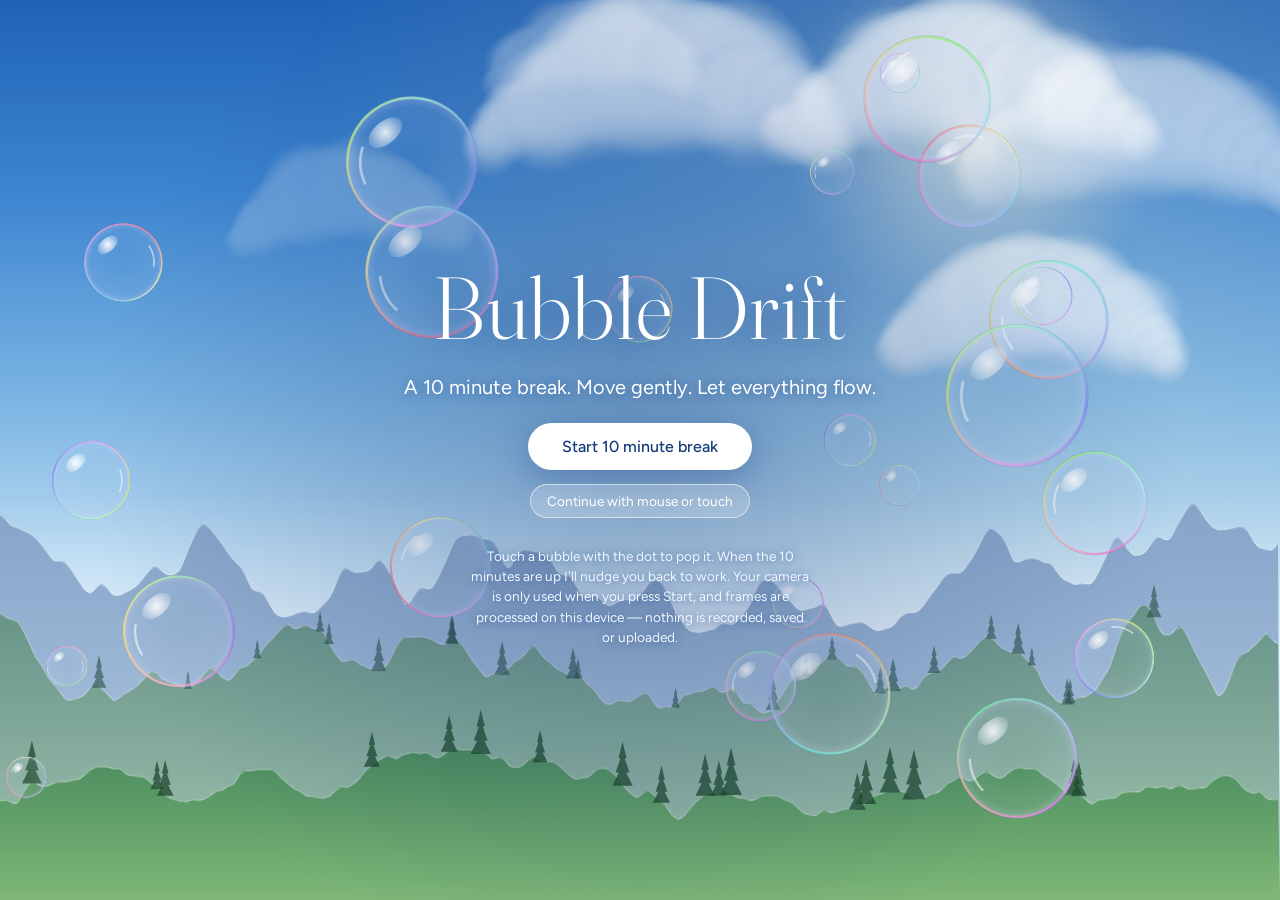
<file: bd/index.html>
<!doctype html>
<html lang="en">
<head>
<meta charset="UTF-8" />
<meta name="viewport" content="width=device-width, initial-scale=1, viewport-fit=cover" />
<meta name="theme-color" content="#0b1030" />
<title>Bubble Drift</title>
<link rel="preconnect" href="https://fonts.googleapis.com" />
<link rel="preconnect" href="https://fonts.gstatic.com" crossorigin />
<link href="https://fonts.googleapis.com/css2?family=Fraunces:opsz,wght@9..144,300;9..144,400&family=Figtree:wght@400;500&display=swap" rel="stylesheet" />
<link rel="stylesheet" href="app.css" />
<style>
/* one scrollbar style everywhere */

::-webkit-scrollbar{width:10px;height:10px}::-webkit-scrollbar-button{display:none}
::-webkit-scrollbar-track{background:#0b1230;border-left:1px solid rgba(214,171,96,.18)}
::-webkit-scrollbar-thumb{background:linear-gradient(180deg,#f0cf87,#c99a4e 55%,#9c7230);border:2px solid #0b1230;border-radius:10px}
::-webkit-scrollbar-thumb:hover{background:linear-gradient(180deg,#ffe0a0,#e3ad55)}
::-webkit-scrollbar-corner{background:#0b1230}

</style></head>
<body>
<div id="root"></div>
<script type="module" src="app.js"></script>
</body>
</html>
</file>
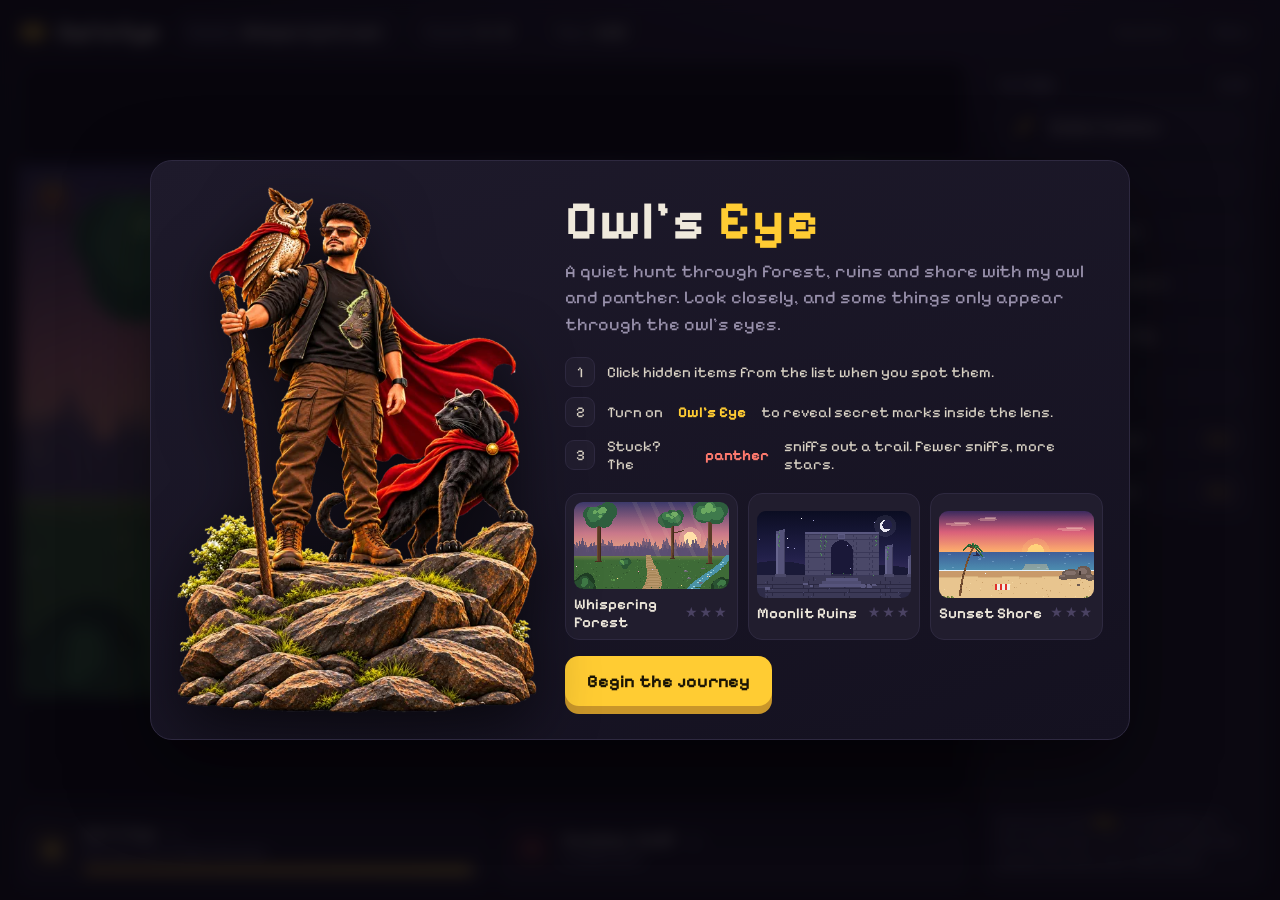
<file: oe/index.html>
<!DOCTYPE html>
<html lang="en">
<head>
<meta charset="UTF-8">
<meta name="viewport" content="width=device-width, initial-scale=1">
<title>Owl's Eye</title>
<link rel="preconnect" href="https://fonts.googleapis.com">
<link href="https://fonts.googleapis.com/css2?family=Pixelify+Sans:wght@400;500;600;700&display=swap" rel="stylesheet">
<style>
  :root{
    --bg:#0f0d16; --card:#191623; --card2:#211d2e; --line:#2e2940;
    --text:#efe9dc; --muted:#9a92ad; --gold:#ffcc33; --gold2:#c9962a; --red:#e0302a; --teal:#7ff7e2;
  }
  *{box-sizing:border-box;margin:0;padding:0}
  html,body{height:100%;overflow:hidden}
  body{background:radial-gradient(1200px 600px at 70% -10%,#2a1f3a 0%,transparent 60%),var(--bg);color:var(--text);
       font-family:"Pixelify Sans",system-ui,sans-serif;-webkit-user-select:none;user-select:none}
  button{font-family:inherit;color:inherit;cursor:pointer}
  .app{height:100vh;height:100dvh;max-width:1320px;margin:0 auto;padding:14px 18px;display:flex;flex-direction:column;gap:12px}

  /* top bar */
  .top{display:flex;align-items:center;gap:14px;flex-wrap:wrap}
  .brand{display:flex;align-items:center;gap:10px;font-size:22px;font-weight:700;letter-spacing:.5px}
  .brand svg{width:30px;height:30px}
  .chip{background:var(--card);border:1px solid var(--line);border-radius:999px;padding:7px 14px;font-size:15px;color:var(--muted);display:flex;gap:8px;align-items:center}
  .chip b{color:var(--text);font-weight:600}
  .spacer{flex:1}
  .icon-btn{background:var(--card);border:1px solid var(--line);border-radius:12px;padding:8px 12px;font-size:14px;color:var(--muted)}
  .icon-btn:hover{color:var(--text);border-color:#4a4262}

  /* stage */
  .stage{flex:1;min-height:0;display:grid;grid-template-columns:1fr 280px;gap:14px}
  .left{display:flex;flex-direction:column;gap:10px;min-height:0;min-width:0}
  .frame{flex:1;min-height:0;display:flex;align-items:center;justify-content:center;position:relative;border-radius:16px;overflow:hidden;border:1px solid var(--line);background:#07060c;
         box-shadow:0 20px 60px rgba(0,0,0,.45),0 0 0 6px rgba(255,255,255,.02)}
  canvas{display:block;image-rendering:pixelated;image-rendering:crisp-edges;cursor:crosshair;touch-action:none}
  .toast{position:absolute;left:50%;top:14px;transform:translate(-50%,-10px);background:rgba(15,13,22,.85);border:1px solid var(--line);
         padding:8px 14px;border-radius:999px;font-size:15px;opacity:0;transition:opacity .25s,transform .25s;pointer-events:none;white-space:nowrap}
  .toast.show{opacity:1;transform:translate(-50%,0)}

  .tools{display:flex;gap:10px;flex:none}
  .tool{flex:1;min-width:0;display:flex;align-items:center;gap:12px;background:var(--card);border:1px solid var(--line);border-radius:14px;padding:12px 14px;text-align:left;transition:border-color .15s,background .15s,transform .1s}
  .tool:hover{border-color:#4a4262}
  .tool:active{transform:scale(.98)}
  .tool .ic{width:38px;height:38px;border-radius:10px;display:grid;place-items:center;font-size:20px;flex:none}
  .tool .t1{font-size:16px;font-weight:600}
  .tool .t2{font-size:13px;color:var(--muted);margin-top:2px}
  .tool kbd{font-family:inherit;font-size:11px;border:1px solid var(--line);border-radius:5px;padding:1px 5px;color:var(--muted);margin-left:6px}
  .tool.owl .ic{background:rgba(255,204,51,.12);color:var(--gold)}
  .tool.owl.on{border-color:var(--gold);background:linear-gradient(180deg,rgba(255,204,51,.10),rgba(255,204,51,.02))}
  .tool.paw .ic{background:rgba(224,48,42,.12);color:#ff7a6e}
  .tool.paw.empty{opacity:.45}
  .meter{height:6px;border-radius:99px;background:#2a2538;margin-top:7px;overflow:hidden;width:100%}
  .meter i{display:block;height:100%;background:linear-gradient(90deg,var(--gold2),var(--gold));border-radius:99px;width:100%;transition:width .1s linear}
  .grow{flex:1;min-width:0}

  /* checklist */
  .panel{background:var(--card);border:1px solid var(--line);border-radius:16px;padding:14px;display:flex;flex-direction:column;min-height:0}
  .panel h3{font-size:15px;font-weight:600;color:var(--muted);letter-spacing:.6px;text-transform:uppercase;display:flex;justify-content:space-between}
  .list{display:grid;gap:6px;margin-top:10px;overflow:auto;min-height:0}
  .item{position:relative;display:flex;align-items:center;gap:10px;background:var(--card2);border:1px solid transparent;border-radius:12px;padding:6px 10px;transition:all .25s}
  .item canvas{width:32px;height:32px;image-rendering:pixelated;background:#14111d;border-radius:8px;cursor:default;flex:none}
  .item .nm{font-size:15px;flex:1}
  .item .tag{font-size:11px;color:var(--gold);border:1px solid rgba(255,204,51,.35);border-radius:6px;padding:2px 6px}
  .item.found{opacity:.5}
  .item.found .nm{text-decoration:line-through}
  .item.found .tag{display:none}
  .item.pop{border-color:var(--gold);background:rgba(255,204,51,.08)}
  .item .ok{display:none;color:var(--teal);font-size:16px}
  .item.found .ok{display:block}
  .panel .tip{margin-top:auto;padding-top:10px;font-size:13px;color:var(--muted);line-height:1.5}

  /* overlays */
  .overlay{position:fixed;inset:0;background:rgba(8,6,14,.78);backdrop-filter:blur(8px);display:none;align-items:center;justify-content:center;padding:20px;z-index:10}
  .overlay.show{display:flex}
  .title-card{display:grid;grid-template-columns:minmax(200px,360px) 1fr;gap:28px;align-items:center;max-width:980px;width:100%;max-height:calc(100dvh - 40px);overflow:auto;
              background:linear-gradient(160deg,#1e1a2b,#141120);border:1px solid var(--line);border-radius:22px;padding:26px;box-shadow:0 30px 80px rgba(0,0,0,.5)}
  .hero-img{width:100%;max-height:min(66vh,560px);object-fit:contain;filter:drop-shadow(0 18px 30px rgba(0,0,0,.6));animation:float 6s ease-in-out infinite}
  @keyframes float{50%{transform:translateY(-8px)}}
  .title-card h1{font-size:clamp(34px,6vh,54px);line-height:1;letter-spacing:1px}
  .title-card h1 span{color:var(--gold)}
  .title-card .lead{font-size:18px;color:var(--muted);margin-top:10px;line-height:1.45}
  .how{display:grid;gap:10px;margin:20px 0}
  .how div{display:flex;gap:12px;align-items:center;font-size:15px;color:#d9d2c4}
  .how .n{width:30px;height:30px;border-radius:9px;display:grid;place-items:center;background:var(--card2);border:1px solid var(--line);flex:none}
  .scenes{display:grid;grid-template-columns:repeat(3,1fr);gap:10px}
  .scene-card{background:var(--card2);border:1px solid var(--line);border-radius:14px;padding:8px;text-align:left;transition:border-color .15s,transform .15s}
  .scene-card:hover{border-color:var(--gold);transform:translateY(-2px)}
  .scene-card canvas{width:100%;border-radius:9px;cursor:pointer}
  .scene-card .sn{font-size:15px;font-weight:600;margin-top:6px;display:flex;justify-content:space-between;align-items:center}
  .stars{color:#4a4262;letter-spacing:2px;font-size:14px}
  .stars .on{color:var(--gold)}
  .cta{margin-top:16px;background:var(--gold);color:#1a1405;border:none;border-radius:14px;padding:14px 22px;font-size:18px;font-weight:700;box-shadow:0 8px 0 var(--gold2);transition:transform .1s,box-shadow .1s}
  .cta:active{transform:translateY(4px);box-shadow:0 4px 0 var(--gold2)}
  .ghost{background:transparent;border:1px solid var(--line);border-radius:14px;padding:13px 20px;font-size:17px;color:var(--muted);margin-top:16px}
  .ghost:hover{color:var(--text)}

  .result{max-width:440px;width:100%;max-height:calc(100dvh - 40px);overflow:auto;text-align:center;background:linear-gradient(160deg,#1e1a2b,#141120);border:1px solid var(--line);border-radius:22px;padding:28px}
  .result h2{font-size:34px}
  .result .big-stars{font-size:44px;letter-spacing:8px;margin:14px 0 6px;color:#3a3450}
  .result .big-stars .on{color:var(--gold);text-shadow:0 0 18px rgba(255,204,51,.5)}
  .stats{display:grid;grid-template-columns:repeat(3,1fr);gap:8px;margin-top:14px}
  .stats div{background:var(--card2);border:1px solid var(--line);border-radius:12px;padding:10px}
  .stats b{display:block;font-size:22px}
  .stats span{font-size:12px;color:var(--muted)}
  .result .row{display:flex;gap:10px;justify-content:center}
  .result img{width:150px;margin:-10px auto 4px;display:block;filter:drop-shadow(0 10px 20px rgba(0,0,0,.6))}

  @media (max-height:760px){
    .title-card .lead{font-size:16px}.how{margin:12px 0;gap:6px}.how div{font-size:14px}.cta{margin-top:10px}
  }
  @media (max-width:900px){
    .app{padding:10px;gap:8px}
    .top{gap:8px}
    .brand{font-size:18px}.brand svg{width:24px;height:24px}
    .chip{padding:5px 10px;font-size:13px}
    .icon-btn{padding:6px 10px;font-size:13px}
    .stage{display:flex;flex-direction:column;gap:8px}
    .left{flex:none}
    .frame{flex:none;aspect-ratio:16/9;width:100%}
    .panel{margin-bottom:auto}
    .panel .tip{display:block!important;font-size:12px;padding-top:8px}
    .tool{padding:8px 10px;gap:8px}.tool .ic{width:30px;height:30px;font-size:16px}.tool .t1{font-size:14px}.tool .t2{display:none}
    .tool .meter{margin-top:5px}
    .panel{flex:none;padding:8px}
    .panel h3{display:none}
    .list{margin-top:0;grid-template-columns:repeat(4,1fr);gap:5px;overflow:visible}
    .item{flex-direction:column;gap:3px;padding:5px 4px;text-align:center}
    .item canvas{width:26px;height:26px}
    .item .nm{font-size:11px;line-height:1.1}
    .item .tag{position:absolute;top:3px;right:3px;font-size:8px;padding:0 3px}
    .item .ok{position:absolute;top:2px;left:5px;font-size:12px}
    .title-card{grid-template-columns:1fr;text-align:center;gap:10px;padding:18px}
    .hero-img{max-height:26vh}
    .how{justify-items:center}
  }
  @media (max-width:600px){#sceneChip{display:none}.how div{font-size:13px;text-align:left}.scene-card .sn{font-size:12px;flex-direction:column;align-items:flex-start}}
</style>
</head>
<body>
<div class="app">
  <div class="top">
    <div class="brand">
      <svg viewBox="0 0 32 32" aria-hidden="true"><circle cx="11" cy="16" r="8" fill="#ffcc33"/><circle cx="21" cy="16" r="8" fill="#ffcc33"/><circle cx="11" cy="16" r="3.4" fill="#191623"/><circle cx="21" cy="16" r="3.4" fill="#191623"/><path d="M16 19l-2 4h4z" fill="#c9962a"/></svg>
      Owl's Eye
    </div>
    <div class="chip" id="sceneChip">Scene <b id="sceneName">-</b></div>
    <div class="chip">Found <b id="found">0 / 8</b></div>
    <div class="chip">Time <b id="timer">0:00</b></div>
    <div class="spacer"></div>
    <button class="icon-btn" id="soundBtn">Sound on</button>
    <button class="icon-btn" id="menuBtn">Menu</button>
  </div>

  <div class="stage">
    <div class="left">
      <div class="frame">
        <canvas id="c"></canvas>
        <div class="toast" id="toast"></div>
      </div>
      <div class="tools">
        <button class="tool owl" id="owlBtn">
          <div class="ic">◉</div>
          <div class="grow">
            <div class="t1">Owl's Eye <kbd>O</kbd></div>
            <div class="t2">See secrets inside the lens</div>
            <div class="meter"><i id="energy"></i></div>
          </div>
        </button>
        <button class="tool paw" id="pawBtn">
          <div class="ic">✦</div>
          <div class="grow">
            <div class="t1">Panther Sniff <kbd>P</kbd></div>
            <div class="t2" id="pawLeft">3 sniffs left</div>
          </div>
        </button>
      </div>
    </div>
    <aside class="panel">
      <h3>To find <span id="foundSmall">0/8</span></h3>
      <div class="list" id="list"></div>
      <p class="tip">Items marked <b style="color:var(--gold)">OWL</b> are invisible to the naked eye. Turn on Owl's Eye and sweep the lens over the scene.</p>
    </aside>
  </div>
</div>

<!-- Title -->
<div class="overlay show" id="titleOv">
  <div class="title-card">
    <img class="hero-img" src="hero.webp" alt="Rohit with his owl and black panther">
    <div>
      <h1>Owl's <span>Eye</span></h1>
      <p class="lead">A quiet hunt through forest, ruins and shore with my owl and panther. Look closely, and some things only appear through the owl's eyes.</p>
      <div class="how">
        <div><span class="n">1</span>Click hidden items from the list when you spot them.</div>
        <div><span class="n">2</span>Turn on <b style="color:var(--gold)">&nbsp;Owl's Eye&nbsp;</b> to reveal secret marks inside the lens.</div>
        <div><span class="n">3</span>Stuck? The <b style="color:#ff7a6e">&nbsp;panther&nbsp;</b> sniffs out a trail. Fewer sniffs, more stars.</div>
      </div>
      <div class="scenes" id="sceneCards"></div>
      <button class="cta" id="startBtn">Begin the journey</button>
    </div>
  </div>
</div>

<!-- Result -->
<div class="overlay" id="resultOv">
  <div class="result">
    <img src="hero.webp" alt="" id="resultImg">
    <h2 id="resTitle">Forest cleared</h2>
    <div class="big-stars" id="resStars"><span>★</span><span>★</span><span>★</span></div>
    <div class="stats">
      <div><b id="resTime">0:00</b><span>time</span></div>
      <div><b id="resMiss">0</b><span>misses</span></div>
      <div><b id="resSniff">0</b><span>sniffs</span></div>
    </div>
    <div class="row">
      <button class="ghost" id="replayBtn">Replay</button>
      <button class="cta" id="nextBtn">Next scene</button>
    </div>
  </div>
</div>

<script>
(() => {
const W = 480, H = 270;
const cvs = document.getElementById('c');
const ctx = cvs.getContext('2d');
cvs.width = W; cvs.height = H;
ctx.imageSmoothingEnabled = false;

/* ============ helpers ============ */
const $ = id => document.getElementById(id);
function mulberry(a){ return () => { a |= 0; a = a + 0x6D2B79F5 | 0; let t = Math.imul(a ^ a >>> 15, 1 | a); t = t + Math.imul(t ^ t >>> 7, 61 | t) ^ t; return ((t ^ t >>> 14) >>> 0) / 4294967296; }; }
const R = (g, x, y, w, h, c) => { g.fillStyle = c; g.fillRect(Math.round(x), Math.round(y), Math.round(w), Math.round(h)); };
function vgrad(g, y0, y1, stops) { const gr = g.createLinearGradient(0, y0, 0, y1); stops.forEach(([o, c]) => gr.addColorStop(o, c)); g.fillStyle = gr; g.fillRect(0, y0, W, y1 - y0); }
function disc(g, cx, cy, r, c) { g.fillStyle = c; for (let dy = -r; dy <= r; dy++) { const hw = Math.round(Math.sqrt(r * r - dy * dy)); g.fillRect(Math.round(cx - hw), Math.round(cy + dy), hw * 2, 1); } }
function ell(g, cx, cy, rx, ry, c) { g.fillStyle = c; for (let dy = -ry; dy <= ry; dy++) { const hw = Math.round(rx * Math.sqrt(Math.max(0, 1 - (dy * dy) / (ry * ry)))); g.fillRect(Math.round(cx - hw), Math.round(cy + dy), hw * 2, 1); } }
function spr(g, rows, x, y, pal, s = 1) {
  for (let r = 0; r < rows.length; r++) for (let c = 0; c < rows[r].length; c++) {
    const col = pal[rows[r][c]]; if (!col) continue;
    g.fillStyle = col; g.fillRect(Math.round(x + c * s), Math.round(y + r * s), s, s);
  }
}
function canopy(g, cx, cy, r, cols, rng) {
  for (let i = 0; i < 9; i++) disc(g, cx + (rng() - .5) * r * 1.4, cy + (rng() - .5) * r * .8, Math.round(r * (.45 + rng() * .3)), cols[0]);
  for (let i = 0; i < 7; i++) disc(g, cx + (rng() - .5) * r * 1.1 - 3, cy + (rng() - .5) * r * .6 - 4, Math.round(r * (.3 + rng() * .2)), cols[1]);
  for (let i = 0; i < 5; i++) disc(g, cx + (rng() - .4) * r * .8 - 6, cy + (rng() - .6) * r * .5 - 7, Math.round(r * (.14 + rng() * .1)), cols[2]);
}
function speckle(g, x, y, w, h, n, cols, rng, sw = 1, sh = 1) { for (let i = 0; i < n; i++) R(g, x + rng() * w, y + rng() * h, sw, sh, cols[(rng() * cols.length) | 0]); }
function tuft(g, x, y, c, c2) { R(g, x, y - 4, 1, 4, c); R(g, x + 2, y - 6, 1, 6, c2); R(g, x + 4, y - 3, 1, 3, c); R(g, x - 2, y - 3, 1, 3, c2); R(g, x + 1, y - 5, 1, 5, c); }
function makeCanvas(w = W, h = H) { const c = document.createElement('canvas'); c.width = w; c.height = h; const g = c.getContext('2d'); g.imageSmoothingEnabled = false; return [c, g]; }

/* ============ item sprites ============ */
const S = {
  feather: { rows: ["......aa",".....aab","....aab.","...aab..","..aab...",".aab....","aab.....","c......."], pal: { a:'#ffd36b', b:'#c9962a', c:'#8a6a46' } },
  acorn:   { rows: ["..c...","bbbbbb","bdbbdb","aaaaaa","aaaaaa",".aaaa.","..aa.."], pal: { a:'#b97a3a', b:'#6b4426', c:'#4a2e1a', d:'#8a5a32' } },
  compass: { rows: [".bbbbb.","baaaaab","baacaab","baadaab","baaaaab","baaaaab",".bbbbb."], pal: { a:'#f0e6c8', b:'#c9a24a', c:'#d6455d', d:'#3a3a4a' } },
  lantern: { rows: ["..bb..",".b..b.","bbbbbb","bcyycb","bcyycb","bcyycb","bbbbbb",".bbbb."], pal: { b:'#3a2e28', c:'#c9a24a', y:'#ffe08a' } },
  butterfly:{ rows: ["aa...aa","abacaba",".aacaa.","aba.aba",".a...a."], pal: { a:'#5ab8ff', b:'#d8f0ff', c:'#2a2a3a' } },
  key:     { rows: [".aa......","a..aaaaaa","a..a.a.a.",".aa......"], pal: { a:'#d4c9a8' } },
  rune:    { rows: ["...a...","..a.a..",".a...a.","a..a..a","...a...","...a...",".a.a.a.","a..a..a","...a..."], pal: { a:'#7ff7e2' } },
  tracks:  { rows: ["b.b.b........",".aaa.........",".aaa....b.b.b","........aaa..","........aaa..","b.b.b........",".aaa.........",".aaa........."], pal: { a:'#7ff7e2', b:'#7ff7e2' } },
  crown:   { rows: ["a...a...a","aa.aaa.aa","aaaaaaaaa","abacabaca","aaaaaaaaa"], pal: { a:'#ffd36b', b:'#3ff0d0', c:'#e0302a' } },
  scroll:  { rows: ["bb......bb","baaaaaaaab","bacacaccab","baaaaaaaab","bb......bb"], pal: { a:'#efe0b8', b:'#b08a5a', c:'#8a7458' } },
  gem:     { rows: ["..aaa..",".abbba.","abbbbba","acbbbca",".acbca.","..aca..","...a..."], pal: { a:'#ff8a9a', b:'#e0302a', c:'#8a1a2a' } },
  medallion:{ rows: ["....a....","..a.a.a..",".a.bbb.a.","..bbbbb..","aabbcbbaa","..bbbbb..",".a.bbb.a.","..a.a.a..","....a...."], pal: { a:'#ffd36b', b:'#e0a63a', c:'#fff3c0' } },
  hourglass:{ rows: ["aaaaaaa",".bcccb.","..bcb..","...b...","..b.b..",".b.c.b.",".bcccb.","aaaaaaa"], pal: { a:'#8a5a32', b:'#cfe8ff', c:'#e8c58f' } },
  pot:     { rows: ["..bbbb..","...aa...","..aaaa..",".aaaaaa.","aaccccaa","aaaaaaaa","aaaaaaaa",".aaaaaa.","..aaaa.."], pal: { a:'#b8613a', b:'#7a3a22', c:'#e8a06a' } },
  glyph:   { rows: ["..aaaaa..",".a.....a.","a..aaa..a","a.a.a.a.a","a..aaa..a",".a.....a.","..aaaaa.."], pal: { a:'#7ff7e2' } },
  sigil:   { rows: ["..aaaa...",".aa......","aa.....b.","aa....bbb","aa.....b.","aa.......",".aa......","..aaaa..."], pal: { a:'#c9b8ff', b:'#ffffff' } },
  starfish:{ rows: ["....a....","....a....","...aaa...","aaaabaaaa",".aabbbaa.","..aaaaa..",".aa...aa.","aa.....aa"], pal: { a:'#ff8a5c', b:'#ffc39a' } },
  shell:   { rows: ["...aaa..","..abbba.",".abaaba.","abab.ba.","abaabba.","abbbba..",".aaaa..."], pal: { a:'#f2d6c2', b:'#c99a8a' } },
  crab:    { rows: ["a.........a","aa.......aa",".a.bbbbb.a.","..bbbbbbb..",".bbcbbbcbb.","b.b.....b.b"], pal: { a:'#e0302a', b:'#d8483a', c:'#1a1a1a' } },
  bottle:  { rows: ["......aaaa","cccaaaaaaa","bccaaddaaa","cccaaaaaaa","......aaaa"], pal: { a:'#5aa67a', b:'#8a5a32', c:'#8fc7a0', d:'#efe0b8' } },
  anchor:  { rows: ["...aaa...","...a.a...","...aaa...","aaaaaaaaa","....a....","....a....","a...a...a",".a..a..a.","..aaaaa.."], pal: { a:'#5a6070' } },
  shades:  { rows: ["aaaaaaaaaa","abba..abba","abbbaabbba",".aa....aa."], pal: { a:'#1a1a1a', b:'#7a5a3a' } },
  pearl:   { rows: [".aaa.","aabaa","aaaaa","aaaaa",".aaa."], pal: { a:'#efe9ff', b:'#ffffff' } },
  turtle:  { rows: ["a..a..a..a..a..","...............","bbbbbbbbbbbbbbb","...............",".a..a..a..a..a."], pal: { a:'#7ff7e2', b:'#7ff7e2' } },
};
const OWL1 = ["..o...o..","..ooooo..",".oYoooYo.",".ooo^ooo.","wwRRRRRww","w.ooooo.w","...ooo...","...k.k..."];
const OWL2 = ["..o...o..","..ooooo..",".oYoooYo.",".ooo^ooo.",".wRRRRRw.","wwoooooww","w..ooo..w","...k.k..."];
const OWL_PAL = { o:'#8a6a46', w:'#6b4f33', Y:'#ffcc33', '^':'#d9a441', k:'#e0b060', R:'#c8261c' };
const PANTHER_TOP = ["....................kk....","...................kkkk...","..................kkkkYk..",".......RRRRRR....kkkkkkkkk","......RRRgRRRRkkkkkkkkkk..","....kkRRRRRRkkkkkkkkkk....","..kkkkkkkkkkkkkkkkkkk.....",".kk.kkkkkkkkkkkkkkkk......"];
const PANTHER1 = PANTHER_TOP.concat(["kk...kkkk......kkkk.......","k...kk..kk....kk..kk......","...kk....kk..kk....kk.....","..kk......k.kk......kk...."]);
const PANTHER2 = PANTHER_TOP.concat(["kk....kkkk....kkkk........","k......kkkk..kkkk.........",".......kk.kkkk.kk.........","......kk...kk...kk........"]);
const PANTHER_PAL = { k:'#1d1b22', Y:'#ffcc33', R:'#e0302a', g:'#ffcc33' };

/* ============ scenes ============ */
const SCENES = [
{
  id: 'forest', name: 'Whispering Forest', done: 'Forest explored', par: 75,
  items: [
    { id:'feather',  name:'Golden feather', x:150, y:186 },
    { id:'acorn',    name:'Acorn',          x:86,  y:178 },
    { id:'compass',  name:'Old compass',    x:372, y:226 },
    { id:'lantern',  name:'Hanging lantern',x:331, y:97 },
    { id:'butterfly',name:'Blue butterfly', x:196, y:210 },
    { id:'key',      name:'Iron key',       x:116, y:238 },
    { id:'rune',     name:'Carved rune',    x:419, y:112, owl:true },
    { id:'tracks',   name:'Paw tracks',     x:232, y:196, owl:true },
  ],
  base(g, rng) {
    vgrad(g, 0, 175, [[0,'#3d3a6b'],[.55,'#c9788a'],[1,'#f2b37e']]);
    disc(g, 360, 112, 34, 'rgba(255,224,170,.25)'); disc(g, 360, 112, 20, '#ffe0a8');
    ell(g, 120, 168, 160, 34, '#7a5c80'); ell(g, 380, 172, 170, 30, '#6e5478');
    for (let x = -10; x < W + 10; x += 9) { const h = 30 + rng() * 34; g.fillStyle = '#5b4f72'; for (let i = 0; i < h; i++) { const hw = Math.round(i * .28); g.fillRect(x - hw, 172 - h + i, hw * 2 + 1, 1); } }
    R(g, 0, 168, W, 102, '#3e6b37');
    vgrad(g, 168, 182, [[0,'rgba(240,180,120,.25)'],[1,'rgba(240,180,120,0)']]);
    speckle(g, 0, 172, W, 98, 900, ['#4f8243', '#335a2e', '#46773d'], rng, 1, 2);
    // path
    for (let i = 0; i <= 40; i++) { const t = i / 40; const x = 240 + Math.sin(t * 3) * 18 * (1 - t) - t * 10, y = 270 - t * 104, w = 30 * (1 - t * .75); ell(g, x, y, w, 4, i % 2 ? '#a8875a' : '#b8966a'); }
    // stream
    for (let i = 0; i <= 50; i++) { const t = i / 50; const x = 478 - t * 110 + Math.sin(t * 6) * 6, y = 168 + t * 104; ell(g, x, y, 10 + t * 10, 3, '#4b93a8'); }
    for (let i = 0; i <= 50; i += 3) { const t = i / 50; const x = 474 - t * 110 + Math.sin(t * 6) * 6, y = 168 + t * 104; R(g, x - 2, y, 6, 1, '#9fd6df'); }
    // stones on bank
    [[356,236],[392,250],[346,214],[400,206]].forEach(([x,y]) => { ell(g, x, y, 6, 3, '#6b6a72'); R(g, x - 3, y - 2, 4, 1, '#8e8d96'); });
    // trees
    const tree = (x, top, bot, w, cx, cy, r, br) => {
      R(g, x, top, w, bot - top, '#5a3a26'); R(g, x, top, 3, bot - top, '#6e4a32'); R(g, x + w - 2, top, 2, bot - top, '#43291a');
      R(g, x - 4, bot - 3, w + 8, 3, '#4a2e1e');
      if (br) { for (let i = 0; i < br[0]; i++) R(g, x + w + i, br[1] - i * .25, 1, 3, '#5a3a26'); }
      canopy(g, cx, cy, r, ['#2e5e3e', '#3f7a4c', '#6aa860'], rng);
    };
    tree(70, 40, 186, 14, 77, 44, 42);
    tree(300, 58, 178, 10, 305, 52, 32, [30, 94]);
    tree(414, 26, 192, 14, 422, 30, 46);
    // mid bush with feather inside
    canopy(g, 156, 192, 16, ['#2a5634', '#386e43', '#5c9a52'], rng);
    // flowers
    for (let i = 0; i < 40; i++) { const x = rng() * W, y = 190 + rng() * 76; R(g, x, y, 2, 2, ['#ffd6e0', '#ffe08a', '#c9b8ff'][i % 3]); }
    R(g, 199, 216, 1, 8, '#2f5a2a'); R(g, 197, 214, 5, 2, '#ff9ab8');
    // tree-trunk lantern string
    R(g, 333, 92, 1, 6, '#2a1e18');
    // light rays
    g.fillStyle = 'rgba(255,230,180,.07)';
    for (let k = 0; k < 4; k++) { const x0 = 180 + k * 55; for (let y = 0; y < 170; y++) g.fillRect(x0 + y * .45, y, 14, 1); }
  },
  front(g, rng) {
    // leaves over the feather
    disc(g, 158, 190, 4, '#386e43'); disc(g, 162, 194, 3, '#2a5634'); R(g, 152, 192, 3, 2, '#5c9a52');
    // grass over acorn & key
    tuft(g, 92, 186, '#5d9a4c', '#46773d'); tuft(g, 88, 186, '#46773d', '#5d9a4c');
    for (let i = 0; i < 6; i++) tuft(g, 114 + i * 2.2, 244, i % 2 ? '#5d9a4c' : '#3f6b35', '#4f8243');
    // front bushes
    canopy(g, 30, 258, 34, ['#1f3e24', '#2a5232', '#3f7a46'], rng);
    canopy(g, 462, 262, 30, ['#1f3e24', '#2a5232', '#3f7a46'], rng);
    for (let i = 0; i < 26; i++) tuft(g, rng() * W, 268, '#2f5a2a', '#3f6b35');
  },
  anim(g, t, rng) {
    for (let i = 0; i < 18; i++) {
      const x = (i * 67 + Math.sin(t * .0007 + i) * 22) % W, y = 120 + (i * 37) % 120 + Math.sin(t * .001 + i * 2) * 8;
      const a = .4 + .6 * Math.max(0, Math.sin(t * .003 + i * 1.7));
      g.globalAlpha = a; R(g, x, y, 2, 2, '#fff0a0'); g.globalAlpha = a * .25; R(g, x - 1, y - 1, 4, 4, '#fff0a0');
    }
    g.globalAlpha = 1;
    for (let i = 0; i < 8; i++) { const tt = ((t * .02 + i * 13) % 50) / 50; const x = 474 - tt * 110 + Math.sin(tt * 6) * 6, y = 168 + tt * 104; R(g, x, y, 3, 1, 'rgba(220,250,255,.7)'); }
  },
},
{
  id: 'ruins', name: 'Moonlit Ruins', done: 'Ruins explored', par: 85,
  items: [
    { id:'crown',    name:'Lost crown',      x:68,  y:50 },
    { id:'scroll',   name:'Old scroll',      x:342, y:226 },
    { id:'gem',      name:'Ruby',            x:206, y:118 },
    { id:'medallion',name:'Sun medallion',   x:356, y:104 },
    { id:'hourglass',name:'Hourglass',       x:262, y:212 },
    { id:'pot',      name:'Clay pot',        x:432, y:194 },
    { id:'glyph',    name:'Hidden eye glyph',x:258, y:74, owl:true },
    { id:'sigil',    name:'Moon sigil',      x:116, y:240, owl:true },
  ],
  base(g, rng) {
    vgrad(g, 0, 205, [[0,'#0b0d22'],[.7,'#22204a'],[1,'#3a2f5e']]);
    for (let i = 0; i < 70; i++) R(g, rng() * W, rng() * 140, 1, 1, rng() < .2 ? '#ffffff' : '#a9a6d8');
    disc(g, 400, 46, 34, 'rgba(220,220,255,.08)'); disc(g, 400, 46, 18, '#e8e6f2'); disc(g, 406, 42, 15, '#22204a');
    ell(g, 60, 205, 140, 50, '#1a1a38'); ell(g, 330, 205, 200, 40, '#191936');
    // floor
    R(g, 0, 200, W, 70, '#3b3956');
    for (let y = 204; y < H; y += 12) { R(g, 0, y, W, 1, '#2a2842'); for (let x = (y / 12 % 2) * 16; x < W; x += 32) R(g, x, y, 1, 12, '#2a2842'); }
    speckle(g, 0, 200, W, 70, 300, ['#46446a', '#323050'], rng);
    // back wall
    R(g, 150, 70, 230, 132, '#4a4868');
    for (let y = 72; y < 202; y += 8) { R(g, 150, y, 230, 1, '#3a3858'); for (let x = 150 + ((y / 8) % 2) * 10; x < 380; x += 20) R(g, x, y, 1, 8, '#3a3858'); }
    R(g, 150, 66, 230, 6, '#5a5880');
    // arch opening
    g.fillStyle = '#1a1838';
    for (let dy = 0; dy < 110; dy++) { const hw = dy < 34 ? Math.round(34 * Math.sqrt(1 - Math.pow((34 - dy) / 34, 2))) : 34; g.fillRect(264 - hw, 90 + dy, hw * 2, 1); }
    R(g, 230, 196, 68, 6, '#2c2a48');
    for (let i = 0; i < 12; i++) R(g, 236 + rng() * 56, 100 + rng() * 80, 1, 1, '#a9a6d8');
    R(g, 254, 72, 20, 14, '#5a5880'); R(g, 256, 74, 16, 10, '#504e74');
    // pillars
    const pillar = (x, top, w) => {
      R(g, x, top, w, 205 - top, '#55537a'); R(g, x, top, 4, 205 - top, '#67658e'); R(g, x + w - 3, top, 3, 205 - top, '#403e60');
      for (let i = 0; i < w; i += 4) R(g, x + i, top - ((i * 7) % 9), 4, 10, '#55537a');
      R(g, x - 4, 196, w + 8, 9, '#4a4868');
    };
    pillar(60, 62, 26); pillar(400, 108, 24); pillar(470, 140, 20);
    // steps
    for (let i = 0; i < 3; i++) R(g, 214 - i * 10, 208 + i * 9, 100 + i * 20, 9, i % 2 ? '#4f4d72' : '#56547c');
    // rubble
    [[330,232,10],[350,236,8],[366,230,7],[150,226,9],[170,232,6],[30,240,10]].forEach(([x,y,r]) => { ell(g, x, y, r, r * .6 | 0, '#5a587e'); R(g, x - r / 2, y - r * .5, r * .6, 1, '#6e6c94'); });
    // vines
    const vine = (x, y, len) => { for (let i = 0; i < len; i++) { R(g, x + Math.sin(i * .3) * 2, y + i, 1, 1, '#3d6b48'); if (i % 4 === 0) R(g, x + Math.sin(i * .3) * 2 - 2, y + i, 3, 2, '#4f8a5a'); } };
    vine(200, 70, 70); vine(214, 70, 46); vine(70, 66, 50); vine(372, 70, 38); vine(408, 112, 40);
    // moss
    speckle(g, 150, 190, 230, 12, 80, ['#3d6b48', '#4f8a5a'], rng);
  },
  front(g, rng) {
    // vines over the ruby
    for (let i = 0; i < 10; i++) { R(g, 208 + Math.sin(i * .5) * 2, 114 + i, 1, 1, '#3d6b48'); if (i % 3 === 0) R(g, 206 + Math.sin(i * .5) * 2, 114 + i, 3, 2, '#4f8a5a'); }
    // rubble over scroll
    ell(g, 348, 230, 6, 4, '#5a587e'); R(g, 345, 227, 4, 1, '#6e6c94');
    // foreground broken column
    R(g, 0, 236, 26, 34, '#2e2c48'); R(g, 0, 236, 26, 3, '#3f3d60');
    ell(g, 470, 262, 26, 10, '#2a2844');
  },
  anim(g, t) {
    for (let i = 0; i < 14; i++) { const x = (i * 53 + t * .006 * (i % 3 + 1)) % W, y = 210 - ((t * .01 + i * 29) % 160); g.globalAlpha = .35; R(g, x, y, 1, 1, '#c9b8ff'); }
    for (let i = 0; i < 10; i++) { const a = .3 + .7 * Math.max(0, Math.sin(t * .002 + i * 3)); g.globalAlpha = a; R(g, (i * 97) % W, (i * 41) % 130, 1, 1, '#ffffff'); }
    g.globalAlpha = 1;
  },
},
{
  id: 'beach', name: 'Sunset Shore', done: 'Shore explored', par: 85,
  items: [
    { id:'starfish', name:'Starfish',       x:326, y:236 },
    { id:'shell',    name:'Spiral shell',   x:238, y:252 },
    { id:'crab',     name:'Shy crab',       x:418, y:224 },
    { id:'bottle',   name:'Message bottle', x:136, y:188 },
    { id:'anchor',   name:'Old anchor',     x:96,  y:246 },
    { id:'shades',   name:'My sunglasses',  x:194, y:230 },
    { id:'pearl',    name:'Hidden pearl',   x:436, y:192, owl:true },
    { id:'turtle',   name:'Turtle tracks',  x:276, y:212, owl:true },
  ],
  base(g, rng) {
    vgrad(g, 0, 130, [[0,'#3b2a5e'],[.5,'#d9607a'],[1,'#ffb36b']]);
    disc(g, 300, 128, 44, 'rgba(255,210,122,.2)'); disc(g, 300, 128, 26, '#ffd27a');
    [[60,40,40],[150,26,30],[410,56,46]].forEach(([x,y,w]) => { ell(g, x, y, w, 5, 'rgba(255,200,180,.35)'); ell(g, x + 10, y - 4, w * .6, 4, 'rgba(255,220,200,.35)'); });
    vgrad(g, 128, 186, [[0,'#3f5f99'],[1,'#4d8fb0']]);
    for (let y = 130; y < 184; y += 3) R(g, 300 - (y - 128) * .6 - 10, y, 20 + (y - 128) * 1.2, 1, 'rgba(255,214,140,.35)');
    for (let i = 0; i < 60; i++) R(g, rng() * W, 132 + rng() * 50, 4 + rng() * 6, 1, 'rgba(200,230,255,.25)');
    // boat silhouette
    R(g, 106, 138, 22, 3, '#2a2a4a'); R(g, 116, 124, 1, 14, '#2a2a4a'); for (let i = 0; i < 10; i++) R(g, 117, 125 + i, i * .8, 1, '#2a2a4a');
    // wet and dry sand
    R(g, 0, 184, W, 22, '#c99a6a'); R(g, 0, 184, W, 2, '#e6f4ff');
    R(g, 0, 204, W, 66, '#e8c58f');
    for (let x = 0; x < W; x += 2) R(g, x, 204 + Math.sin(x * .05) * 2, 2, 3, '#d8b37e');
    speckle(g, 0, 206, W, 64, 500, ['#d8b37e', '#f2d6a0', '#c9a06a'], rng);
    // rocks
    [[410,196,30,16],[448,190,24,20],[468,206,16,10],[386,206,14,8]].forEach(([x,y,rx,ry]) => { ell(g, x, y, rx, ry, '#6b5a52'); ell(g, x - 4, y - 4, rx * .6 | 0, ry * .5 | 0, '#83706a'); });
    R(g, 434, 186, 6, 12, '#3e322e');
    // towel
    for (let i = 0; i < 6; i++) R(g, 172 + i * 8, 226, 8, 18, i % 2 ? '#f2efe6' : '#e0302a');
    // palm
    for (let i = 0; i < 60; i++) { const t = i / 60; const x = 62 + Math.pow(t, 1.6) * 40, y = 262 - t * 150; R(g, x, y, 7 - t * 2, 3, i % 4 === 0 ? '#5a3a26' : '#7a5232'); }
    const top = [102, 110];
    for (let k = 0; k < 6; k++) { const ang = -2.6 + k * .55; for (let i = 0; i < 34; i++) { const x = top[0] + Math.cos(ang) * i, y = top[1] + Math.sin(ang) * i + i * i * .025; R(g, x, y, 3, 2, i % 3 ? '#2f6b3a' : '#3f8a4a'); R(g, x, y + 2, 2, 2, '#245530'); } }
    disc(g, 100, 112, 4, '#5a3a26'); disc(g, 106, 114, 3, '#6b4426');
  },
  front(g, rng) {
    // foam over the bottle
    R(g, 130, 191, 10, 2, '#f2fbff'); R(g, 142, 193, 5, 1, '#f2fbff');
    // sand over anchor
    ell(g, 102, 255, 8, 3, '#e8c58f'); speckle(g, 94, 252, 16, 6, 14, ['#d8b37e', '#f2d6a0'], rng);
    // rock over crab edge
    ell(g, 432, 230, 6, 4, '#6b5a52');
    // beach grass in the corners
    for (let i = 0; i < 10; i++) tuft(g, 4 + i * 4, 270, '#8a9a4a', '#6b7a3a');
    for (let i = 0; i < 8; i++) tuft(g, 450 + i * 4, 270, '#8a9a4a', '#6b7a3a');
  },
  anim(g, t) {
    for (let k = 0; k < 3; k++) {
      const y = 186 + k * 4, ph = t * .0015 + k * 2;
      g.globalAlpha = .55 - k * .15;
      for (let x = 0; x < W; x += 3) { const off = Math.sin(x * .04 + ph) * 2; if (Math.sin(x * .02 + ph * 1.3) > .2) R(g, x, y + off, 3, 1, '#f2fbff'); }
    }
    g.globalAlpha = 1;
    for (let i = 0; i < 3; i++) { const x = (t * .02 + i * 160) % (W + 40) - 20, y = 50 + i * 14 + Math.sin(t * .002 + i) * 4, f = Math.floor(t / 250 + i) % 2;
      R(g, x, y, 3, 1, '#2a2240'); R(g, x + 4, y, 3, 1, '#2a2240'); R(g, x + 3, y + (f ? 1 : -1), 1, 1, '#2a2240'); }
    const gl = .5 + .5 * Math.sin(t * .004); g.globalAlpha = gl * .6; R(g, 296, 150, 8, 1, '#fff2c0'); R(g, 292, 160, 4, 1, '#fff2c0'); g.globalAlpha = 1;
  },
},
];
SCENES.forEach(sc => sc.items.forEach(it => { const s = S[it.id]; it.w = s.rows[0].length; it.h = s.rows.length; }));

/* pre-render static layers */
SCENES.forEach((sc, i) => {
  const [b, bg] = makeCanvas(); sc.base(bg, mulberry(11 + i * 7)); sc.baseC = b;
  const [f, fg] = makeCanvas(); sc.front(fg, mulberry(91 + i * 5)); sc.frontC = f;
});

/* ============ sound ============ */
let ac = null, muted = false;
function snd(f1, f2, d, type = 'triangle', vol = .05, delay = 0) {
  if (muted) return;
  try {
    ac = ac || new (window.AudioContext || window.webkitAudioContext)();
    const n = ac.currentTime + delay, o = ac.createOscillator(), g = ac.createGain();
    o.type = type; o.frequency.setValueAtTime(f1, n); o.frequency.exponentialRampToValueAtTime(f2, n + d);
    g.gain.setValueAtTime(.0001, n); g.gain.exponentialRampToValueAtTime(vol, n + .02); g.gain.exponentialRampToValueAtTime(.0001, n + d);
    o.connect(g).connect(ac.destination); o.start(n); o.stop(n + d + .02);
  } catch (e) {}
}
const sfx = {
  find() { [784, 988, 1319].forEach((f, i) => snd(f, f * 1.01, .25, 'triangle', .05, i * .07)); },
  miss() { snd(220, 140, .15, 'sine', .05); },
  hoot() { snd(420, 380, .22, 'sine', .06); snd(400, 340, .3, 'sine', .05, .26); },
  sniff() { for (let i = 0; i < 3; i++) snd(900, 600, .06, 'sawtooth', .015, i * .09); },
  done() { [523, 659, 784, 1047, 1319].forEach((f, i) => snd(f, f, .3, 'triangle', .05, i * .1)); },
};

/* ============ state ============ */
let best = {};
try { best = JSON.parse(localStorage.getItem('owls-eye-stars') || '{}'); } catch (e) {}
const saveBest = () => { try { localStorage.setItem('owls-eye-stars', JSON.stringify(best)); } catch (e) {} };

let sceneIdx = 0, scene = SCENES[0];
let found = new Set(), misses = 0, sniffs = 3, elapsed = 0, running = false;
let owlOn = false, energy = 100;
let lens = { x: W / 2, y: H / 2 };
let owlFly = null, sparkles = [], puffs = [], prints = [], panther = null;
const LR = 44;

/* ============ UI ============ */
function itemIcon(id) {
  const s = S[id], [c, g] = makeCanvas(16, 16);
  spr(g, s.rows, Math.floor((16 - s.rows[0].length) / 2), Math.floor((16 - s.rows.length) / 2), s.pal);
  return c;
}
function buildList() {
  const list = $('list'); list.innerHTML = '';
  scene.items.forEach(it => {
    const row = document.createElement('div'); row.className = 'item'; row.id = 'it-' + it.id;
    row.appendChild(itemIcon(it.id));
    const nm = document.createElement('span'); nm.className = 'nm'; nm.textContent = it.name; row.appendChild(nm);
    if (it.owl) { const tg = document.createElement('span'); tg.className = 'tag'; tg.textContent = 'OWL'; row.appendChild(tg); }
    const ok = document.createElement('span'); ok.className = 'ok'; ok.textContent = '✓'; row.appendChild(ok);
    list.appendChild(row);
  });
}
function updateHUD() {
  $('sceneName').textContent = scene.name;
  $('found').textContent = found.size + ' / ' + scene.items.length;
  $('foundSmall').textContent = found.size + '/' + scene.items.length;
  $('timer').textContent = fmt(elapsed);
  $('pawLeft').textContent = sniffs + (sniffs === 1 ? ' sniff left' : ' sniffs left');
  $('pawBtn').classList.toggle('empty', sniffs <= 0);
  $('owlBtn').classList.toggle('on', owlOn);
  $('energy').style.width = energy + '%';
}
const fmt = s => Math.floor(s / 60) + ':' + String(Math.floor(s % 60)).padStart(2, '0');
let toastT;
function toast(msg) { const t = $('toast'); t.textContent = msg; t.classList.add('show'); clearTimeout(toastT); toastT = setTimeout(() => t.classList.remove('show'), 1800); }

function starsFor(i) { const n = best[SCENES[i].id] || 0; return '<span class="stars">' + [0, 1, 2].map(k => '<span class="' + (k < n ? 'on' : '') + '">★</span>').join('') + '</span>'; }
function buildSceneCards() {
  const wrap = $('sceneCards'); wrap.innerHTML = '';
  SCENES.forEach((sc, i) => {
    const b = document.createElement('button'); b.className = 'scene-card';
    const [c, g] = makeCanvas(W, H); g.drawImage(sc.baseC, 0, 0); g.drawImage(sc.frontC, 0, 0);
    b.appendChild(c);
    const lab = document.createElement('div'); lab.className = 'sn'; lab.innerHTML = '<span>' + sc.name + '</span>' + starsFor(i);
    b.appendChild(lab);
    b.addEventListener('click', () => { hide('titleOv'); startScene(i); });
    wrap.appendChild(b);
  });
}
const show = id => $(id).classList.add('show');
const hide = id => $(id).classList.remove('show');

/* ============ flow ============ */
function startScene(i) {
  sceneIdx = i; scene = SCENES[i];
  found = new Set(); misses = 0; sniffs = 3; elapsed = 0; energy = 100; owlOn = false;
  owlFly = null; sparkles = []; puffs = []; prints = []; panther = null;
  buildList(); updateHUD(); running = true;
  toast(scene.name + ': find all 8');
}
function finishScene() {
  running = false; owlOn = false;
  const score = elapsed + misses * 4 + (3 - sniffs) * 10;
  const stars = score <= scene.par ? 3 : score <= scene.par * 1.8 ? 2 : 1;
  best[scene.id] = Math.max(best[scene.id] || 0, stars); saveBest();
  const last = sceneIdx === SCENES.length - 1;
  $('resTitle').textContent = last ? 'Journey complete' : scene.done;
  $('resStars').innerHTML = [0, 1, 2].map(k => '<span class="' + (k < stars ? 'on' : '') + '">★</span>').join('');
  $('resTime').textContent = fmt(elapsed); $('resMiss').textContent = misses; $('resSniff').textContent = 3 - sniffs;
  $('nextBtn').textContent = last ? 'Back to map' : 'Next scene';
  $('resultImg').style.display = last ? 'block' : 'none';
  sfx.done();
  setTimeout(() => show('resultOv'), 900);
}

/* ============ interaction ============ */
function toLogical(e) { const r = cvs.getBoundingClientRect(); return { x: (e.clientX - r.left) / r.width * W, y: (e.clientY - r.top) / r.height * H }; }
const inLens = (it) => { const cx = it.x + it.w / 2, cy = it.y + it.h / 2; return Math.hypot(cx - lens.x, cy - lens.y) < LR + 2; };

function tryFind(p) {
  const pad = 4;
  for (const it of scene.items) {
    if (found.has(it.id)) continue;
    if (p.x >= it.x - pad && p.x <= it.x + it.w + pad && p.y >= it.y - pad && p.y <= it.y + it.h + pad) {
      if (it.owl && !(owlOn && inLens(it))) { toast('Something is here... try Owl\'s Eye'); sfx.hoot(); return; }
      collect(it); return;
    }
  }
  misses++; sfx.miss();
  puffs.push({ x: p.x, y: p.y, life: 0 });
  updateHUD();
}
function collect(it) {
  found.add(it.id);
  sfx.find();
  const cx = it.x + it.w / 2, cy = it.y + it.h / 2;
  for (let i = 0; i < 16; i++) { const a = Math.random() * Math.PI * 2, v = .4 + Math.random() * 1.4; sparkles.push({ x: cx, y: cy, vx: Math.cos(a) * v, vy: Math.sin(a) * v - .4, life: 0, max: 40 + Math.random() * 20, c: it.owl ? '#7ff7e2' : '#ffd36b' }); }
  owlFly = { tx: cx - 9, ty: cy - 14, t: 0 };
  const row = $('it-' + it.id); row.classList.add('found', 'pop'); setTimeout(() => row.classList.remove('pop'), 700);
  if (panther && panther.target === it) panther.fade = true;
  updateHUD();
  if (found.size === scene.items.length) finishScene();
}
function toggleOwl(force) {
  if (!running) return;
  const want = force === undefined ? !owlOn : force;
  if (want && energy < 12) { toast('The owl needs a moment to rest'); return; }
  owlOn = want; if (owlOn) sfx.hoot();
  updateHUD();
}
function sniff() {
  if (!running) return;
  if (sniffs <= 0) { toast('The panther is out of breath'); return; }
  const left = scene.items.filter(it => !found.has(it.id));
  if (!left.length) return;
  const target = left.reduce((a, b) => (b.owl ? 1 : 0) - (a.owl ? 1 : 0) < 0 ? b : a.owl === b.owl ? (Math.random() < .5 ? a : b) : a);
  sniffs--; sfx.sniff();
  const tx = target.x + target.w / 2, ty = target.y + target.h / 2;
  const fromRight = tx < W / 2;
  const sx = fromRight ? W + 30 : -30, sy = 252;
  panther = { target, sx, sy, cx: (sx + tx) / 2 + (fromRight ? -40 : 40), cy: Math.min(sy, ty) - 20, tx, ty, p: 0, flip: fromRight, life: 0, fade: false, lastPrint: 0 };
  if (target.owl) setTimeout(() => toast('The trail ends where only the owl can see'), 1400);
  updateHUD();
}

cvs.addEventListener('pointermove', e => { if (owlOn) lens = toLogical(e); });
cvs.addEventListener('pointerdown', e => {
  e.preventDefault();
  if (!running) return;
  const p = toLogical(e);
  if (owlOn) lens = p;
  tryFind(p);
});
$('owlBtn').addEventListener('click', () => toggleOwl());
$('pawBtn').addEventListener('click', sniff);
window.addEventListener('keydown', e => {
  if (e.code === 'KeyO') toggleOwl();
  else if (e.code === 'KeyP') sniff();
});
$('soundBtn').addEventListener('click', () => { muted = !muted; $('soundBtn').textContent = muted ? 'Sound off' : 'Sound on'; });
$('menuBtn').addEventListener('click', () => { running = false; buildSceneCards(); show('titleOv'); });
$('startBtn').addEventListener('click', () => { hide('titleOv'); startScene(0); });
$('replayBtn').addEventListener('click', () => { hide('resultOv'); startScene(sceneIdx); });
$('nextBtn').addEventListener('click', () => {
  hide('resultOv');
  if (sceneIdx < SCENES.length - 1) startScene(sceneIdx + 1);
  else { buildSceneCards(); show('titleOv'); }
});

/* ============ render loop ============ */
function drawItem(g, it, alpha = 1) { g.globalAlpha = alpha; spr(g, S[it.id].rows, it.x, it.y, S[it.id].pal); g.globalAlpha = 1; }
function glow(g, x, y, r, rgb, a) { const gr = g.createRadialGradient(x, y, 0, x, y, r); gr.addColorStop(0, `rgba(${rgb},${a})`); gr.addColorStop(1, `rgba(${rgb},0)`); g.fillStyle = gr; g.fillRect(x - r, y - r, r * 2, r * 2); }
function bez(p, a, c, b) { return (1 - p) * (1 - p) * a + 2 * (1 - p) * p * c + p * p * b; }

let last = performance.now(), T = 0;
function frame(now) {
  const dt = Math.min(50, now - last) / 1000; last = now; T += dt * 1000;
  if (running) {
    elapsed += dt;
    if (owlOn) { energy -= 11 * dt; if (energy <= 0) { energy = 0; owlOn = false; toast('Owl\'s Eye fades... let it recharge'); } }
    else energy = Math.min(100, energy + 9 * dt);
  }
  updateHUD();

  // scene
  ctx.drawImage(scene.baseC, 0, 0);
  for (const it of scene.items) if (!found.has(it.id) && !it.owl) drawItem(ctx, it, .92);
  ctx.drawImage(scene.frontC, 0, 0);
  scene.anim(ctx, T);

  // panther trail
  for (const pr of prints) {
    pr.life += dt;
    const a = Math.max(0, 1 - pr.life / 5);
    ctx.globalAlpha = a * .9;
    R(ctx, pr.x, pr.y, 2, 2, '#ff7a6e'); R(ctx, pr.x - 1, pr.y - 2, 1, 1, '#ff7a6e'); R(ctx, pr.x + 1, pr.y - 2, 1, 1, '#ff7a6e'); R(ctx, pr.x + 3, pr.y - 1, 1, 1, '#ff7a6e');
  }
  ctx.globalAlpha = 1;
  prints = prints.filter(p => p.life < 5);
  if (panther) {
    const P = panther;
    if (P.p < 1) P.p = Math.min(1, P.p + dt / 1.6); else P.life += dt;
    const x = bez(P.p, P.sx, P.cx, P.tx), y = bez(P.p, P.sy, P.cy, P.ty + 8);
    if (P.p - P.lastPrint > .045 && P.p < .97) { P.lastPrint = P.p; prints.push({ x: x + (Math.random() - .5) * 4, y: y + 10, life: 0 }); }
    const alpha = P.fade || P.life > 2.2 ? Math.max(0, 1 - (P.life - 2.2) / .8) : 1;
    if (P.p >= 1 && P.life > 3) panther = null;
    else {
      ctx.globalAlpha = alpha;
      glow(ctx, x, y, 22, '224,48,42', .25);
      ctx.save(); ctx.translate(Math.round(x), Math.round(y - 6));
      if (P.flip) ctx.scale(-1, 1);
      spr(ctx, Math.floor(T / 90) % 2 && P.p < 1 ? PANTHER1 : PANTHER2, -13, -6, PANTHER_PAL);
      ctx.restore();
      if (P.p >= 1) { const pulse = 6 + Math.sin(T * .01) * 2; ctx.strokeStyle = 'rgba(255,122,110,.8)'; ctx.lineWidth = 1; ctx.strokeRect(Math.round(P.tx - pulse * 2) + .5, Math.round(P.ty - pulse * 2) + .5, Math.round(pulse * 4), Math.round(pulse * 4)); }
      ctx.globalAlpha = 1;
    }
  }

  // owl lens
  if (owlOn) {
    ctx.save();
    ctx.fillStyle = 'rgba(6,8,22,.66)';
    ctx.beginPath(); ctx.rect(0, 0, W, H); ctx.arc(lens.x, lens.y, LR, 0, Math.PI * 2, true); ctx.fill('evenodd');
    ctx.beginPath(); ctx.arc(lens.x, lens.y, LR, 0, Math.PI * 2); ctx.clip();
    ctx.fillStyle = 'rgba(80,255,220,.10)'; ctx.fillRect(lens.x - LR, lens.y - LR, LR * 2, LR * 2);
    for (let y = Math.floor(lens.y - LR); y < lens.y + LR; y += 3) { ctx.fillStyle = 'rgba(0,0,0,.12)'; ctx.fillRect(lens.x - LR, y, LR * 2, 1); }
    for (const it of scene.items) {
      if (found.has(it.id)) continue;
      const cx = it.x + it.w / 2, cy = it.y + it.h / 2;
      if (it.owl) { glow(ctx, cx, cy, 14, '127,247,226', .45 + .15 * Math.sin(T * .006)); drawItem(ctx, it, .95); }
      else if (Math.sin(T * .005 + it.x) > .6) { R(ctx, it.x + it.w, it.y - 2, 1, 3, '#fff6c8'); R(ctx, it.x + it.w - 1, it.y - 1, 3, 1, '#fff6c8'); }
    }
    ctx.restore();
    ctx.fillStyle = '#ffcc33';
    for (let a = 0; a < Math.PI * 2; a += .09) ctx.fillRect(Math.round(lens.x + Math.cos(a) * LR) - 1, Math.round(lens.y + Math.sin(a) * LR) - 1, 2, 2);
    ctx.fillStyle = 'rgba(255,204,51,.35)';
    for (let a = 0; a < Math.PI * 2; a += .2) ctx.fillRect(Math.round(lens.x + Math.cos(a) * (LR + 4)), Math.round(lens.y + Math.sin(a) * (LR + 4)), 1, 1);
  }

  // sparkles & puffs
  for (const s of sparkles) { s.life++; s.x += s.vx; s.y += s.vy; s.vy += .02; ctx.globalAlpha = Math.max(0, 1 - s.life / s.max); R(ctx, s.x, s.y, s.life % 8 < 4 ? 2 : 1, s.life % 8 < 4 ? 2 : 1, s.c); }
  sparkles = sparkles.filter(s => s.life < s.max);
  for (const p of puffs) { p.life++; ctx.globalAlpha = Math.max(0, 1 - p.life / 24); const r = 2 + p.life * .25; R(ctx, p.x - r, p.y - r, 2, 2, '#ff7a6e'); R(ctx, p.x + r - 2, p.y - r, 2, 2, '#ff7a6e'); R(ctx, p.x - r, p.y + r - 2, 2, 2, '#ff7a6e'); R(ctx, p.x + r - 2, p.y + r - 2, 2, 2, '#ff7a6e'); }
  ctx.globalAlpha = 1;
  puffs = puffs.filter(p => p.life < 24);

  // owl: perched top-left, flies to finds
  let ox = 8, oy = 8;
  if (owlFly) {
    owlFly.t += dt;
    const go = .45, stay = .25, back = .5, t = owlFly.t;
    if (t < go) { const p = t / go; ox = 8 + (owlFly.tx - 8) * p; oy = 8 + (owlFly.ty - 8) * p - Math.sin(p * Math.PI) * 18; }
    else if (t < go + stay) { ox = owlFly.tx; oy = owlFly.ty; }
    else if (t < go + stay + back) { const p = (t - go - stay) / back; ox = owlFly.tx + (8 - owlFly.tx) * p; oy = owlFly.ty + (8 - owlFly.ty) * p - Math.sin(p * Math.PI) * 18; }
    else owlFly = null;
  }
  R(ctx, 2, 26, 26, 3, '#4a2e1e'); R(ctx, 2, 26, 26, 1, '#6e4a32');
  glow(ctx, ox + 9, oy + 8, 16, '255,204,51', owlOn ? .35 : .12);
  const flap = owlFly ? Math.floor(T / 90) % 2 : Math.floor(T / 900) % 6 === 0;
  spr(ctx, flap ? OWL2 : OWL1, ox, oy, OWL_PAL, 2);

  // soft vignette
  const vg = ctx.createRadialGradient(W / 2, H / 2, H * .35, W / 2, H / 2, W * .6);
  vg.addColorStop(0, 'rgba(0,0,0,0)'); vg.addColorStop(1, 'rgba(0,0,0,.35)');
  ctx.fillStyle = vg; ctx.fillRect(0, 0, W, H);

  requestAnimationFrame(frame);
}

/* fit the scene inside the frame at 16:9 so the page never scrolls */
const frameEl = document.querySelector('.frame');
function fit() {
  const r = frameEl.getBoundingClientRect();
  let w = r.width, h = w * H / W;
  if (h > r.height) { h = r.height; w = h * W / H; }
  cvs.style.width = Math.floor(w) + 'px'; cvs.style.height = Math.floor(h) + 'px';
}
new ResizeObserver(fit).observe(frameEl);
window.addEventListener('resize', fit);

buildSceneCards();
buildList(); updateHUD(); fit();
requestAnimationFrame(frame);
})();
</script>
</body>
</html>
</file>
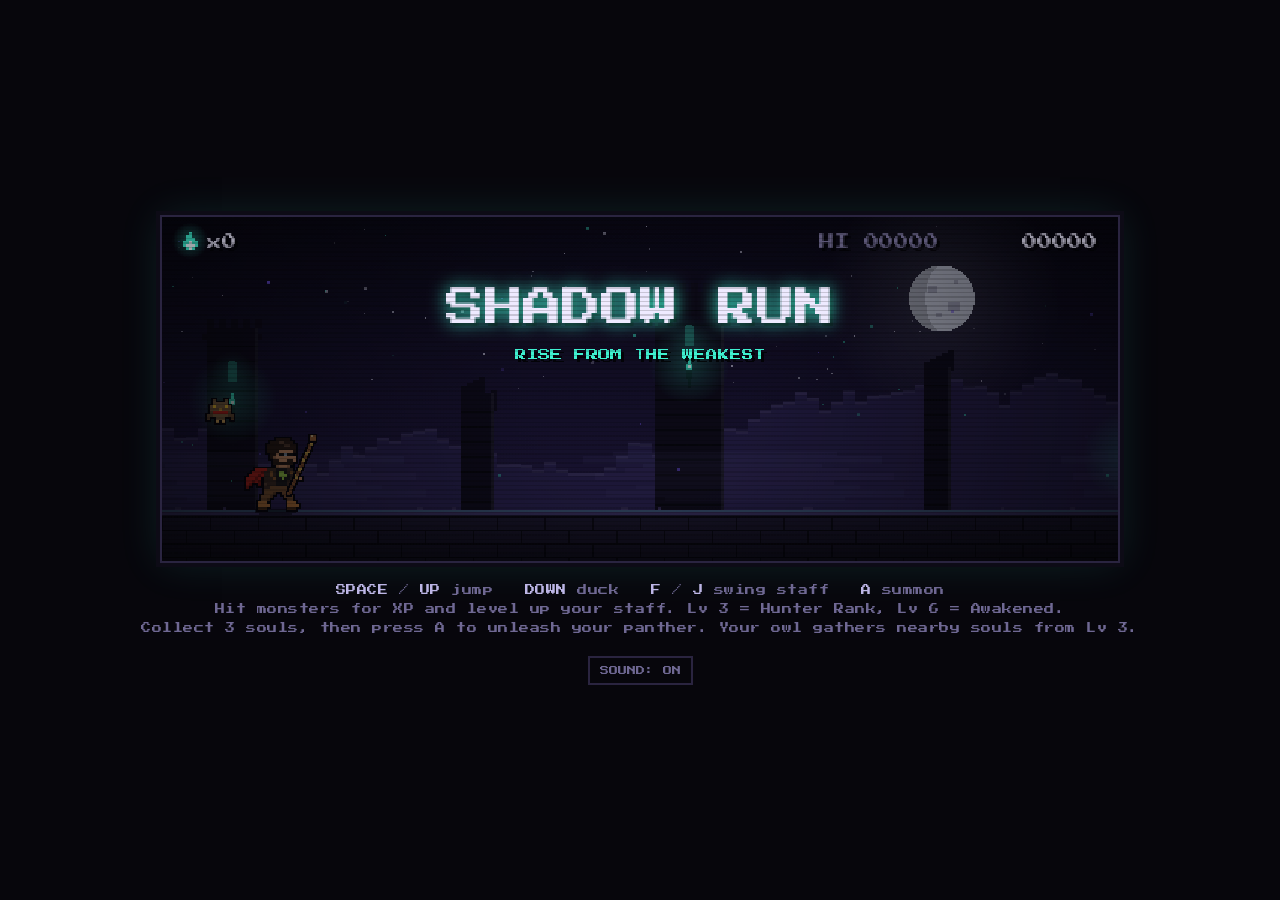
<file: sr/index.html>
<!DOCTYPE html>
<html lang="en">
<head>
<meta charset="UTF-8">
<meta name="viewport" content="width=device-width, initial-scale=1">
<title>Shadow Run</title>
<link href="https://fonts.googleapis.com/css2?family=Press+Start+2P&display=swap" rel="stylesheet">
<style>
  *{box-sizing:border-box;margin:0;padding:0}
  body{min-height:100vh;background:#07060c;color:#bdb6e6;font-family:"Press Start 2P",monospace;display:flex;flex-direction:column;align-items:center;justify-content:center;gap:18px;padding:16px;-webkit-user-select:none;user-select:none}
  .frame{width:100%;max-width:960px;border:2px solid #2a2440;box-shadow:0 0 0 4px #0d0b16,0 0 40px rgba(63,240,208,.12)}
  canvas{display:block;width:100%;image-rendering:pixelated;image-rendering:crisp-edges;touch-action:none;cursor:pointer;background:#0c0a14}
  .hint{font-size:10px;line-height:1.9;color:#6f6893;text-align:center;letter-spacing:.5px}
  .hint b{color:#bdb6e6;font-weight:normal}
  .pad{display:none;gap:10px;width:100%;max-width:960px}
  .pad button{flex:1;font-family:inherit;font-size:11px;color:#d9d4ff;background:#16122a;border:2px solid #3b3260;padding:18px 8px;touch-action:none;-webkit-tap-highlight-color:transparent}
  .pad button:active,.pad button.on{background:#2a2250;border-color:#7b5cff}
  .pad #bArise{color:#3ff0d0}
  .pad #bSlash{color:#ffd36b}
  .mute{font-family:inherit;font-size:9px;color:#6f6893;background:none;border:2px solid #2a2440;padding:8px 10px;cursor:pointer}
  .mute:hover{color:#bdb6e6;border-color:#3b3260}
  @media (hover:none) and (pointer:coarse){.pad{display:flex}.hint.keys{display:none}}
</style>
<style>
/* one scrollbar style everywhere */

::-webkit-scrollbar{width:10px;height:10px}::-webkit-scrollbar-button{display:none}
::-webkit-scrollbar-track{background:#0b1230;border-left:1px solid rgba(214,171,96,.18)}
::-webkit-scrollbar-thumb{background:linear-gradient(180deg,#f0cf87,#c99a4e 55%,#9c7230);border:2px solid #0b1230;border-radius:10px}
::-webkit-scrollbar-thumb:hover{background:linear-gradient(180deg,#ffe0a0,#e3ad55)}
::-webkit-scrollbar-corner{background:#0b1230}

</style></head>
<body>
<div class="frame"><canvas id="g"></canvas></div>
<div class="pad">
  <button id="bJump">JUMP</button>
  <button id="bDuck">DUCK</button>
  <button id="bSlash">SWING</button>
  <button id="bArise">SUMMON</button>
</div>
<p class="hint keys"><b>SPACE</b> / <b>UP</b> jump &nbsp; <b>DOWN</b> duck &nbsp; <b>F</b> / <b>J</b> swing staff &nbsp; <b>A</b> summon<br>Hit monsters for XP and level up your staff. Lv 3 = Hunter Rank, Lv 6 = Awakened.<br>Collect 3 souls, then press A to unleash your panther. Your owl gathers nearby souls from Lv 3.</p>
<button class="mute" id="mute">SOUND: ON</button>

<script>
(() => {
const cvs = document.getElementById('g');
const ctx = cvs.getContext('2d');
const W = 640, H = 230, GY = 196;
cvs.width = W; cvs.height = H;
ctx.imageSmoothingEnabled = false;

/* ---------- sprites (each char = one pixel, drawn at scale) ---------- */
/* Hero: Rohit — dark hair, sunglasses, beard, leather jacket, panther tee, cargos, boots, red cape */
const HEADR = [
  "..........hhhhh......",
  "........hhhHHhhh.....",
  ".......hhhhhhHHhh....",
  ".......hhhhhhhhhh....",
  ".......hhhhsssssh....",
  "........hhsggGgg.....",
  "........hSsssssss....",
  ".........BBsssBBs....",
  ".........BBBBBBB.....",
  "..........SsssS......",
];
const TORSO_A = [
  "...RRRRJJJTTTTJJ.....",
  "..RRRrJJaJTvvTJaJ....",
  ".RRRrRJJaJTvvvTJJ....",
  "RRRrR.JJJaTTvTTJJss..",
  "RRrRr.JJJJTTTTJJJ....",
  "Rr..r.jJJJTTTTJJ.....",
  "r.....JJpppppppJ.....",
  "......ppppppppp......",
];
const TORSO_B = [
  "..R.RRRJJJTTTTJJ.....",
  ".RRRRRJJaJTvvTJaJ....",
  "RRRRrrJJaJTvvvTJJ....",
  "Rr.RrRJJJaTTvTTJJss..",
  "r..rR.JJJJTTTTJJJ....",
  "R..R..jJJJTTTTJJ.....",
  "......JJpppppppJ.....",
  "......ppppppppp......",
];
const LEG_R1 = ["......pppq..ppp......",".....pppq....ppp.....",".....ppq......pp.....","....bbb.......bbb....","....bbbb......bbbb...","....ccc.......ccc...."];
const LEG_R2 = [".......ppppqp........","........pppq.........","........pp.pq........","........bb..bbb......",".......bbbb.bbbb.....",".......ccc...ccc....."];
const LEG_J = ["......ppppppp........","......ppq..ppp.......",".....bbb....bbb......",".....bbbb...bbbb.....",".....ccc.....ccc.....","....................."];
const RUN1 = HEADR.concat(TORSO_A, LEG_R1);
const RUN2 = HEADR.concat(TORSO_B, LEG_R2);
const JUMP = HEADR.concat(TORSO_A, LEG_J);
const DUCK = [
  "............hhhhh.....",
  "...........hhhHHhh....",
  "..........hhhhhhhhh...",
  "..........hhhsssssh...",
  "...........hssggGgg...",
  "RRRRRR.....hSsssssss..",
  "RRrRRRRRJJJJBBssBB....",
  ".rRrJJJaJTTTvvTJJss...",
  "..RrJJJJJTTTTTTJJ.....",
  "...JJpppppppppp.......",
  "...ppq......ppp.......",
  "..bbbb......bbbb......",
  "..ccc.......ccc.......",
];
const OWL1 = ["..o...o..","..ooooo..",".oYoooYo.",".ooo^ooo.","wwRRRRRww","w.ooooo.w","...ooo...","...k.k..."];
const OWL2 = ["..o...o..","..ooooo..",".oYoooYo.",".ooo^ooo.",".wRRRRRw.","wwoooooww","w..ooo..w","...k.k..."];
const PANTHER_TOP = [
  "....................kk....",
  "...................kkkk...",
  "..................kkkkYk..",
  ".......RRRRRR....kkkkkkkkk",
  "......RRRgRRRRkkkkkkkkkk..",
  "....kkRRRRRRkkkkkkkkkk....",
  "..kkkkkkkkkkkkkkkkkkk.....",
  ".kk.kkkkkkkkkkkkkkkk......",
];
const PANTHER1 = PANTHER_TOP.concat(["kk...kkkk......kkkk.......","k...kk..kk....kk..kk......","...kk....kk..kk....kk.....","..kk......k.kk......kk...."]);
const PANTHER2 = PANTHER_TOP.concat(["kk....kkkk....kkkk........","k......kkkk..kkkk.........",".......kk.kkkk.kk.........","......kk...kk...kk........"]);
const HERO_H = 48, DUCK_H = 26;
const GHOUL = [
  "...XXXX...",
  "..XXXXXX..",
  "..X#XX#X..",
  "..XXXXXX..",
  "...XoXX...",
  ".XXXXXXXX.",
  "XX.XXXX.XX",
  "X..XXXX..X",
  "X..XXXX..X",
  "...XXXX...",
  "...XXXX...",
  "...X..X...",
  "...X..X...",
  "..XX..XX..",
];
const BAT1 = [
  "X..............X",
  "XX............XX",
  "XXX...XXXX...XXX",
  ".XXXXXX##XXXXXX.",
  "..XXXXXXXXXXXX..",
  ".......XX.......",
];
const BAT2 = [
  "......XXXX......",
  ".....XX##XX.....",
  "..XXXXXXXXXXXX..",
  ".XXXXX....XXXXX.",
  "XXX..........XXX",
  "XX............XX",
];
const CRYSTAL = [
  "...X....",
  "..XhX...",
  "..XhX...",
  ".XXhXX..",
  ".XXhXX..",
  ".XXhXX.X",
  "XXXhXXXX",
  "XXXhXXhX",
  "XXXhXXhX",
  "XXXhXXhX",
  "XXXXXXXX",
  "XXXXXXXX",
];
const SOUL1 = ["..X..",".XX..",".XXX.","XXoXX","XoooX",".XoX."];
const SOUL2 = ["..X..","..XX.",".XXX.","XXoXX","XoooX",".XoX."];

function sprite(rows, x, y, pal, s = 2, outline = null) {
  if (outline) {
    ctx.fillStyle = outline;
    for (let r = 0; r < rows.length; r++) {
      const row = rows[r];
      for (let c = 0; c < row.length; c++) {
        if (!pal[row[c]]) continue;
        ctx.fillRect(Math.round(x + c * s) - 1, Math.round(y + r * s) - 1, Math.ceil(s) + 2, Math.ceil(s) + 2);
      }
    }
  }
  for (let r = 0; r < rows.length; r++) {
    const row = rows[r];
    for (let c = 0; c < row.length; c++) {
      const col = pal[row[c]];
      if (!col) continue;
      ctx.fillStyle = col;
      ctx.fillRect(Math.round(x + c * s), Math.round(y + r * s), Math.ceil(s), Math.ceil(s));
    }
  }
}

/* ---------- colours ---------- */
const THEMES = [
  { bg:'#07060e', sky:'#0a0816', horizon:'#241c48', moon:'#dfe3f5', mount:'#2a2250', ruin:'#0f0c1c', ruinDark:'#08070f', fog:'#8b84c9',
    stone:'#1d1930', stoneDark:'#0c0a15', ground:'#3b3260', accent:'#7b5cff', glow:'#3ff0d0', gold:'#ffd36b', cape:'#e0302a' },
  { bg:'#0e0406', sky:'#120408', horizon:'#4a111e', moon:'#ff9a8a', mount:'#3e1019', ruin:'#17070b', ruinDark:'#0c0306', fog:'#c96b78',
    stone:'#2a0f16', stoneDark:'#120508', ground:'#5c2532', accent:'#ff3b5c', glow:'#ffb35c', gold:'#ffd36b', cape:'#ff3b2e' },
];
function hex(h){ return [1,3,5].map(i => parseInt(h.slice(i,i+2),16)); }
function mixArr(a,b,t){ const A=hex(a),B=hex(b); return A.map((v,i)=>Math.round(v+(B[i]-v)*t)); }
function theme(k){ return 'rgb(' + mixArr(THEMES[0][k], THEMES[1][k], breakT).join(',') + ')'; }
function themeA(k,a){ return 'rgba(' + mixArr(THEMES[0][k], THEMES[1][k], breakT).join(',') + ',' + a + ')'; }
function glowAt(x, y, r, k, a) {
  const g = ctx.createRadialGradient(x, y, 0, x, y, r);
  g.addColorStop(0, themeA(k, a));
  g.addColorStop(1, themeA(k, 0));
  ctx.fillStyle = g;
  ctx.fillRect(x - r, y - r, r * 2, r * 2);
}

/* ---------- sound ---------- */
let ac = null, muted = false;
function snd(f1, f2, d, type = 'square', vol = .05) {
  if (muted) return;
  try {
    ac = ac || new (window.AudioContext || window.webkitAudioContext)();
    const o = ac.createOscillator(), g = ac.createGain(), n = ac.currentTime;
    o.type = type;
    o.frequency.setValueAtTime(f1, n);
    o.frequency.exponentialRampToValueAtTime(f2, n + d);
    g.gain.setValueAtTime(vol, n);
    g.gain.exponentialRampToValueAtTime(.0001, n + d);
    o.connect(g).connect(ac.destination);
    o.start(n); o.stop(n + d);
  } catch (e) {}
}

/* ---------- state ---------- */
let hi = 0;
try { hi = +localStorage.getItem('shadowrun-hi') || 0; } catch (e) {}

let state = 'start', t = 0, overAt = 0;
let hero, obstacles, souls, knights, particles, score, speed, soulCount;
let level, xp, slashT, slashCd, waves, bannerSub = '', owl = null, slowT = 0;
let nextSpawn, nextSoul, farX, groundX, breakT, breakTarget, lastMile;
let shake = 0, flash = 0, bolt = 0, bannerText = '', bannerT = 0;
const input = { duck:false };

const pebbles = Array.from({length: 46}, () => ({ x: Math.random()*W, y: GY + 5 + Math.random()*26, w: 2 + (Math.random()*3|0) }));
const motes = Array.from({length: 40}, () => ({ x: Math.random()*W, y: Math.random()*(GY-20), s: Math.random()*.5 + .2, p: Math.random()*6 }));

function reset() {
  hero = { x: 56, y: GY - HERO_H, vy: 0, ground: true, duck: false, anim: 0, inv: 0, trail: [] };
  owl = { x: 30, y: GY - HERO_H - 26 };
  slowT = 0;
  obstacles = []; souls = []; knights = []; particles = [];
  score = 0; speed = 6; soulCount = 0;
  level = 1; xp = 0; slashT = 0; slashCd = 0; waves = [];
  nextSpawn = 420; nextSoul = 700;
  farX = 0; groundX = 0; breakT = 0; breakTarget = 0; lastMile = 0;
  bannerT = 0;
}
reset();

const rand = (a, b) => a + Math.random() * (b - a);
const hit = (a, b) => a.x < b.x + b.w && a.x + a.w > b.x && a.y < b.y + b.h && a.y + a.h > b.y;
function banner(txt, dur = 90, sub = '') { bannerText = txt; bannerT = dur; bannerSub = sub; }

/* ---------- weapon & levels ---------- */
const WEAPONS = [
  { name: 'OAK STAFF',      blade: '#c9a24a', edge: '#f0dca0', len: 14 },
  { name: 'BOUND STAFF',    blade: '#d6b25a', edge: '#fff0c0', len: 16 },
  { name: 'MOONSTONE STAFF',blade: '#bcd4ff', edge: '#ffffff', len: 18, breaks: true },
  { name: 'SPIRIT STAFF',   blade: '#3ff0d0', edge: '#e9fffb', len: 20, breaks: true, glow: true },
  { name: 'EMBER STAFF',    blade: '#ff6a3d', edge: '#ffe0c8', len: 22, breaks: true, glow: true },
  { name: 'AWAKENED STAFF', blade: '#ffd36b', edge: '#fffbe6', len: 25, breaks: true, glow: true, wave: true },
];
const XP_FOR = { ghoul: 20, bat: 25, crystal: 15 };
const weapon = () => WEAPONS[Math.min(level, WEAPONS.length) - 1];
const xpNeed = () => 30 + level * 30;
const slashRange = () => 30 + Math.min(level, 6) * 6 + Math.max(0, level - 6) * 2;

function gainXP(n) {
  if (state !== 'run') return;
  xp += n;
  while (xp >= xpNeed()) {
    xp -= xpNeed(); level++;
    const w = weapon();
    const unlock = level === 3 ? 'STAFF NOW SHATTERS CRYSTALS' : level === 6 ? 'SWINGS FIRE ENERGY WAVES' : '';
    if (level === 3 || level === 6) {
      banner(level === 3 ? 'HUNTER RANK!' : 'AWAKENED!', 130, w.name + ' - ' + unlock);
      slowT = 45; hero.inv = 120; flash = 1; shake = Math.max(shake, 10);
      for (const o of obstacles) if (o.x < hero.x + 220) { o.dead = true; burst(o.x + o.w / 2, o.y + o.h / 2, w.blade, 12, 3); }
      [262, 330, 392, 523, 659, 784].forEach((fq, i) => setTimeout(() => snd(fq, fq * 1.01, .18, 'square', .05), i * 90));
    } else banner('LEVEL UP!  LV ' + level, 110, level <= WEAPONS.length ? w.name : 'POWER INCREASED');
    flash = Math.max(flash, .6); shake = Math.max(shake, 5);
    burst(hero.x + 16, hero.y + 20, w.blade, 34, 4.5);
    [523, 659, 784, 1047].forEach((fq, i) => setTimeout(() => snd(fq, fq * 1.01, .14, 'square', .045), i * 80));
  }
}

function slash() {
  if (state !== 'run' || slashCd > 0) return;
  slashT = 12;
  slashCd = Math.max(12, 30 - level * 3);
  snd(1400, 260, .13, 'sawtooth', .03);
  if (weapon().wave) waves.push({ x: hero.x + 34, y: hero.duck ? GY - 44 : hero.y - 6, life: 0 });
}

function killObstacle(o, xpMul = 1) {
  o.dead = true;
  score += 30;
  gainXP(Math.round((XP_FOR[o.type] || 15) * xpMul));
  burst(o.x + o.w / 2, o.y + o.h / 2, o.type === 'crystal' ? theme('accent') : '#e8e2ff', 18, 3.5);
  shake = Math.max(shake, 4);
  snd(160, 60, .14, 'square', .045);
}

function burst(x, y, color, n = 14, power = 3) {
  for (let i = 0; i < n; i++) {
    const a = Math.random() * Math.PI * 2, v = Math.random() * power;
    particles.push({ x, y, vx: Math.cos(a)*v, vy: Math.sin(a)*v - 1, life: 0, max: rand(20, 40), color, size: Math.random() < .5 ? 2 : 3, grav: .08 });
  }
}

function heroBox() {
  if (hero.duck) return { x: hero.x + 8, y: GY - 21, w: 30, h: 21 };
  return { x: hero.x + 12, y: hero.y + 6, w: 16, h: 41 };
}

/* ---------- actions ---------- */
function start() {
  if (state === 'over' && performance.now() - overAt < 450) return;
  reset(); state = 'run';
  snd(330, 660, .15);
}
function jump() {
  if (state !== 'run') { start(); return; }
  if (hero.ground && !input.duck) {
    hero.vy = -11.2; hero.ground = false;
    snd(420, 760, .1);
  }
}
function arise() {
  if (state !== 'run') return;
  if (soulCount < 3) { snd(160, 120, .08, 'square', .03); return; }
  soulCount -= 3;
  knights.push({ x: hero.x - 6, anim: 0 });
  flash = 1; shake = 7;
  banner('PANTHER STRIKE!', 60);
  snd(196, 784, .35, 'square', .05);
  setTimeout(() => snd(294, 1175, .3, 'square', .04), 90);
  burst(hero.x + 16, GY - 20, '#ffd36b', 26, 4);
}
function die() {
  state = 'over'; overAt = performance.now();
  shake = 14;
  const s = Math.floor(score);
  if (s > hi) { hi = s; try { localStorage.setItem('shadowrun-hi', hi); } catch (e) {} }
  burst(hero.x + 16, hero.y + 20, '#3ff0d0', 30, 4);
  snd(300, 50, .55, 'sawtooth', .06);
}

/* ---------- spawning ---------- */
function spawn() {
  const r = Math.random();
  if (score > 180 && r < .3) {
    const lvl = Math.random();
    const y = lvl < .4 ? GY - 14 : lvl < .8 ? GY - 36 : GY - 74;
    obstacles.push({ type: 'bat', x: W + 20, y, w: 32, h: 12, extra: 1, anim: 0 });
  } else if (r < .62) {
    const n = speed > 8.5 ? 1 + (Math.random()*3|0) : 1 + (Math.random()*2|0);
    obstacles.push({ type: 'crystal', x: W + 20, y: GY - 24, w: n * 16, h: 24, n, anim: 0 });
  } else {
    obstacles.push({ type: 'ghoul', x: W + 20, y: GY - 28, w: 20, h: 28, anim: 0 });
  }
  nextSpawn = rand(300, 560) + speed * 12;
}
function spawnSoul() {
  const high = Math.random() < .5;
  souls.push({ x: W + 30, y: high ? GY - 84 : GY - 26, anim: Math.random() * 10 });
  nextSoul = rand(520, 1100);
}

/* ---------- update ---------- */
function update(f) {
  t += f;
  if (shake > 0) shake = Math.max(0, shake - f);
  if (flash > 0) flash = Math.max(0, flash - .05 * f);
  if (bolt > 0) bolt = Math.max(0, bolt - f);
  if (bannerT > 0) bannerT -= f;
  for (const m of motes) { m.y -= m.s * f * .4; m.x -= (state === 'run' ? speed * .08 : .2) * f; if (m.y < 0) m.y = GY - 10; if (m.x < 0) m.x = W; }

  if (state === 'run') {
    speed = Math.min(13, 6 + score / 220);
    score += speed * f / 36;

    const mile = Math.floor(score / 100);
    if (mile > lastMile) { lastMile = mile; snd(880, 1320, .12, 'square', .035); gainXP(10); }

    const target = (score % 1400) >= 700 ? 1 : 0;
    if (target !== breakTarget) {
      breakTarget = target;
      banner(target ? 'DUNGEON BREAK!' : 'GATE CLEARED');
      snd(target ? 220 : 660, target ? 90 : 990, .45, 'sawtooth', .04);
    }

    if (breakT > .6 && Math.random() < .004 * f) { bolt = 10; shake = Math.max(shake, 3); snd(90, 40, .5, 'sawtooth', .035); }

    // hero physics
    hero.duck = input.duck && hero.ground;
    if (!hero.ground) {
      hero.vy += (input.duck ? 1.5 : .6) * f;
      hero.y += hero.vy * f;
      if (hero.y >= GY - HERO_H) {
        hero.y = GY - HERO_H; hero.vy = 0; hero.ground = true;
        for (let i = 0; i < 5; i++) particles.push({ x: hero.x + 10 + rand(-6, 10), y: GY - 2, vx: rand(-1.5, .5), vy: rand(-1, -.2), life: 0, max: 18, color: theme('ground'), size: 2, grav: .05 });
      }
    }
    hero.anim += speed * f * .035;
    if (hero.inv > 0) hero.inv -= f;
    if (tier() === 2 && Math.floor(t) % 3 === 0) { hero.trail.push({ rows: heroRows(), x: hero.x, y: hero.duck ? GY - DUCK_H : hero.y }); if (hero.trail.length > 3) hero.trail.shift(); }
    // owl companion follows, and from Lv 3 pulls nearby souls in
    const ox = hero.x - 26 + Math.sin(t * .05) * 4, oy = (hero.duck ? GY - 46 : hero.y - 24) + Math.sin(t * .09) * 4;
    owl.x += (ox - owl.x) * .15 * f; owl.y += (oy - owl.y) * .15 * f;
    if (tier() >= 1) for (const sl of souls) { if (sl.x - hero.x < 110 && sl.x > hero.x - 20) { sl.x += (hero.x + 16 - sl.x) * .08 * f; sl.y += ((hero.duck ? GY - 16 : hero.y + 20) - sl.y) * .08 * f; } }

    // shadow aura trailing from the cloak
    if (Math.random() < .7 * f) {
      const cy = hero.duck ? GY - 14 : hero.y + 26, tr = tier();
      const pc = tr === 2 ? (Math.random() < .6 ? '#ffd36b' : '#ff7a3d') : tr === 1 ? (Math.random() < .6 ? '#e0302a' : '#ffb35c') : (Math.random() < .5 ? '#8a1a14' : '#5a4334');
      if (tr > 0 || Math.random() < .5) particles.push({ x: hero.x + 2, y: cy + rand(-8, 8), vx: -rand(1, 2.5), vy: -rand(.1, .6), life: 0, max: rand(16, 30), color: pc, size: 2, grav: 0, fade: true });
      if (tr === 2 && Math.random() < .6) particles.push({ x: hero.x + rand(8, 30), y: (hero.duck ? GY - 20 : hero.y) + rand(10, 44), vx: -rand(.5, 1.5), vy: -rand(.8, 1.8), life: 0, max: rand(14, 24), color: Math.random() < .5 ? '#ffd36b' : '#fff1c2', size: 2, grav: 0, fade: true });
    }

    farX += speed * .25 * f;
    groundX += speed * f;

    nextSpawn -= speed * f; if (nextSpawn <= 0) spawn();
    nextSoul -= speed * f;  if (nextSoul <= 0) spawnSoul();

    for (const o of obstacles) { o.x -= (speed + (o.extra || 0)) * f; o.anim += f; }
    obstacles = obstacles.filter(o => o.x + o.w > -30);

    const hb = heroBox();
    for (const s of souls) {
      s.x -= speed * f; s.anim += f;
      if (!s.got && hit(hb, { x: s.x, y: s.y, w: 10, h: 12 })) {
        s.got = true;
        soulCount = Math.min(9, soulCount + 1);
        score += 25;
        burst(s.x + 5, s.y + 6, theme('glow'), 10, 2);
        snd(990, 1760, .12, 'triangle', .06);
        gainXP(10);
        if (soulCount === 3 && bannerT <= 0) banner('PRESS A TO SUMMON', 70);
      }
    }
    souls = souls.filter(s => !s.got && s.x > -20);

    for (const k of knights) {
      k.x += (speed + 9) * f; k.anim += f;
      const kb = { x: k.x, y: GY - 100, w: 62, h: 100 };
      for (const o of obstacles) {
        if (!o.dead && hit(kb, o)) {
          killObstacle(o, .5); score += 20;
        }
      }
      if (Math.random() < .8 * f) particles.push({ x: k.x + rand(0, 10), y: GY - rand(4, 38), vx: -rand(1, 3), vy: -rand(0, .5), life: 0, max: rand(14, 26), color: Math.random() < .5 ? '#e0302a' : '#3a3442', size: 3, grav: 0, fade: true });
    }
    // sword slash
    if (slashCd > 0) slashCd -= f;
    if (slashT > 0) {
      slashT -= f;
      if (slashT > 3) {
        const sb = { x: hero.x + 22, y: hero.duck ? GY - 40 : hero.y - 10, w: slashRange(), h: 56 };
        for (const o of obstacles) {
          if (o.dead || !hit(sb, o)) continue;
          if (o.type === 'crystal' && !weapon().breaks) {
            if (!o.clang) { o.clang = true; snd(2200, 1800, .08, 'square', .03); burst(o.x + 2, o.y + 6, '#ffffff', 6, 2); }
          } else killObstacle(o);
        }
      }
    }
    for (const w of waves) {
      w.x += (speed + 10) * f; w.life += f;
      const wb = { x: w.x, y: GY - 80, w: 18, h: 80 };
      for (const o of obstacles) if (!o.dead && hit(wb, o)) killObstacle(o, .75);
      if (Math.random() < .6 * f) particles.push({ x: w.x, y: w.y + rand(0, 60), vx: -rand(1, 2), vy: 0, life: 0, max: 16, color: weapon().blade, size: 2, grav: 0, fade: true });
    }
    waves = waves.filter(w => w.x < W + 30);

    obstacles = obstacles.filter(o => !o.dead);
    knights = knights.filter(k => k.x < W + 60);

    for (const o of obstacles) {
      const ob = { x: o.x + 2, y: o.y + 2, w: o.w - 4, h: o.h - 3 };
      if (hero.inv <= 0 && hit(hb, ob)) { die(); break; }
    }
  } else {
    breakT += (0 - breakT) * .02 * f;
  }
  if (state === 'run') breakT += (breakTarget - breakT) * .04 * f;

  for (const p of particles) { p.life += f; p.x += p.vx * f; p.y += p.vy * f; p.vy += (p.grav || 0) * f; }
  particles = particles.filter(p => p.life < p.max);
}

/* ---------- draw ---------- */
const pad = n => String(Math.floor(n)).padStart(5, '0');

function text(str, x, y, color, size = 10, align = 'left', glow = null) {
  ctx.font = size + 'px "Press Start 2P", monospace';
  ctx.textAlign = align; ctx.textBaseline = 'top';
  ctx.fillStyle = 'rgba(0,0,0,.75)'; ctx.fillText(str, x + 2, y + 2);
  if (glow) { ctx.shadowColor = glow; ctx.shadowBlur = 12; }
  ctx.fillStyle = color; ctx.fillText(str, x, y);
  ctx.shadowBlur = 0;
}

/* scenery, generated once */
const MT_W = 1280;
const mountains = (() => {
  const a = []; let h = 55;
  for (let x = 0; x < MT_W; x += 8) { h += rand(-10, 10); h = Math.max(25, Math.min(92, h)); a.push(h); }
  for (let i = 0; i < 12; i++) { const k = a.length - 12 + i; a[k] = a[k] + (a[0] - a[k]) * (i / 12); }
  return a;
})();
const RUIN_W = 1120;
const ruins = [
  { x: 30,  w: 34,  h: 122, kind: 'tower',  torch: true, win: true },
  { x: 200, w: 22,  h: 78,  kind: 'broken' },
  { x: 330, w: 46,  h: 146, kind: 'tower',  torch: true, win: true },
  { x: 510, w: 18,  h: 96,  kind: 'broken' },
  { x: 640, w: 128, h: 66,  kind: 'arch',   torch: true },
  { x: 870, w: 30,  h: 132, kind: 'tower',  win: true },
  { x: 1010,w: 20,  h: 70,  kind: 'broken' },
];
const stars = Array.from({ length: 56 }, () => ({ x: Math.random() * W, y: Math.random() * 120, p: Math.random() * 6, big: Math.random() < .15 }));
const vignette = (() => {
  const g = ctx.createRadialGradient(W / 2, H / 2, H * .3, W / 2, H / 2, W * .62);
  g.addColorStop(0, 'rgba(0,0,0,0)'); g.addColorStop(1, 'rgba(0,0,0,.62)');
  return g;
})();
const scanlines = (() => {
  const c = document.createElement('canvas'); c.width = 1; c.height = 3;
  const x = c.getContext('2d'); x.fillStyle = 'rgba(0,0,0,.16)'; x.fillRect(0, 2, 1, 1);
  return ctx.createPattern(c, 'repeat');
})();

function drawSky() {
  const g = ctx.createLinearGradient(0, 0, 0, GY);
  g.addColorStop(0, theme('sky')); g.addColorStop(1, theme('horizon'));
  ctx.fillStyle = g; ctx.fillRect(0, 0, W, GY);

  for (const s of stars) {
    ctx.globalAlpha = .25 + .45 * (Math.sin(t * .04 + s.p) * .5 + .5);
    ctx.fillStyle = '#e8e6ff';
    ctx.fillRect(Math.round(s.x), Math.round(s.y), s.big ? 2 : 1, s.big ? 2 : 1);
  }
  ctx.globalAlpha = 1;

  // moon
  const cx = W - 118, cy = 54, r = 22;
  glowAt(cx, cy, 80, 'moon', .16);
  ctx.fillStyle = theme('moon');
  for (let dy = -r; dy <= r; dy++) { const hw = Math.round(Math.sqrt(r * r - dy * dy)); ctx.fillRect(cx - hw, cy + dy, hw * 2, 1); }
  ctx.fillStyle = 'rgba(40,30,70,.22)';
  ctx.fillRect(cx - 9, cy - 8, 6, 5); ctx.fillRect(cx + 4, cy + 3, 8, 6); ctx.fillRect(cx - 4, cy + 10, 4, 3); ctx.fillRect(cx + 8, cy - 12, 3, 3);
  ctx.fillStyle = 'rgba(0,0,0,.18)';
  for (let dy = -r; dy <= r; dy++) { const hw = Math.round(Math.sqrt(r * r - dy * dy)); ctx.fillRect(cx - hw, cy + dy, Math.max(0, Math.round(hw * .5)), 1); }
}

function drawMountains() {
  ctx.fillStyle = theme('mount');
  const off = (farX * .3) % MT_W;
  for (let i = 0; i < mountains.length * 2; i++) {
    const x = Math.round(i * 8 - off);
    if (x > W || x < -8) continue;
    const h = mountains[i % mountains.length];
    ctx.fillRect(x, GY - h, 8, h);
  }
  ctx.fillStyle = themeA('moon', .08);
  for (let i = 0; i < mountains.length * 2; i++) {
    const x = Math.round(i * 8 - off);
    if (x > W || x < -8) continue;
    ctx.fillRect(x, GY - mountains[i % mountains.length], 8, 2);
  }
}

function drawRuins() {
  const off = farX % RUIN_W;
  for (let rep = 0; rep < 2; rep++) for (const r of ruins) {
    const x = Math.round(r.x - off + rep * RUIN_W);
    if (x > W + 10 || x + r.w < -10) continue;
    const top = GY - r.h;
    ctx.fillStyle = theme('ruin');
    if (r.kind === 'arch') {
      ctx.fillRect(x, top, 18, r.h);
      ctx.fillRect(x + r.w - 18, top, 18, r.h);
      ctx.fillRect(x, top, r.w, 16);
      for (let i = 0; i < 4; i++) { ctx.fillRect(x + 18, top + 16 + i * 4, 10 - i * 2, 4); ctx.fillRect(x + r.w - 28 + i * 2, top + 16 + i * 4, 10 - i * 2, 4); }
      for (let i = 0; i < r.w; i += 10) ctx.fillRect(x + i, top - 5, 6, 5);
    } else {
      ctx.fillRect(x, top, r.w, r.h);
      if (r.kind === 'tower') { for (let i = 0; i < r.w; i += 8) ctx.fillRect(x + i, top - 6, 5, 6); ctx.fillRect(x - 3, top + 4, r.w + 6, 4); }
      else { for (let i = 0; i < r.w; i += 4) ctx.fillRect(x + i, top - ((i * 7 + r.x) % 13), 4, 14); }
    }
    // brick courses
    ctx.fillStyle = theme('ruinDark');
    for (let yy = top + 12; yy < GY - 2; yy += 10) {
      if (r.kind === 'arch') { ctx.fillRect(x, yy, 18, 1); ctx.fillRect(x + r.w - 18, yy, 18, 1); }
      else ctx.fillRect(x, yy, r.w, 1);
    }
    // moonlit rim on the right edge
    ctx.fillStyle = themeA('moon', .07);
    ctx.fillRect(x + r.w - 2, top, 2, r.h);
    // glowing arched window
    if (r.win) {
      const wx = x + Math.round(r.w / 2) - 3, wy = top + 22;
      ctx.fillStyle = themeA('glow', .35);
      ctx.fillRect(wx + 1, wy, 4, 1); ctx.fillRect(wx, wy + 1, 6, 13);
      glowAt(wx + 3, wy + 7, 14, 'glow', .12);
    }
    // spirit torch
    if (r.torch) {
      const tx = r.kind === 'arch' ? x + 8 : x + Math.round(r.w / 2), ty = r.kind === 'arch' ? top + 34 : top + 52;
      ctx.fillStyle = '#05040a'; ctx.fillRect(tx - 2, ty, 4, 6); ctx.fillRect(tx - 1, ty + 6, 2, 6);
      const fl = Math.sin(t * .35 + x) * 1.5;
      glowAt(tx, ty - 4, 30 + fl * 2, 'glow', .28);
      ctx.fillStyle = theme('glow');
      ctx.fillRect(tx - 2, ty - 4, 4, 4); ctx.fillRect(tx - 1, Math.round(ty - 8 - fl), 2, 5);
      ctx.fillStyle = '#e9fffb'; ctx.fillRect(tx - 1, ty - 3, 2, 2);
    }
  }
}

function drawFog() {
  for (let i = 0; i < 3; i++) {
    const y = GY - 14 - i * 11, sp = .5 + i * .25;
    const off = ((farX * sp * 2 + t * (.3 + i * .1)) % 320 + 320) % 320;
    ctx.fillStyle = themeA('fog', .045 + i * .01);
    for (let x = -off; x < W; x += 320) {
      ctx.fillRect(Math.round(x), y, 200, 5);
      ctx.fillRect(Math.round(x + 20), y - 3, 150, 3);
      ctx.fillRect(Math.round(x + 40), y + 5, 120, 3);
    }
  }
}

function drawGround() {
  ctx.fillStyle = theme('stone'); ctx.fillRect(0, GY, W, H - GY);
  ctx.fillStyle = theme('stoneDark');
  for (let row = 0; row < 4; row++) {
    const y = GY + 4 + row * 9;
    ctx.fillRect(0, y, W, 1);
    const shift = (row % 2) * 16;
    for (let bx = -(((groundX + shift) % 32) + 32) % 32; bx < W; bx += 32) ctx.fillRect(Math.round(bx), y + 1, 1, 8);
  }
  ctx.fillStyle = theme('ground'); ctx.fillRect(0, GY, W, 3);
  ctx.fillStyle = themeA('glow', .18); ctx.fillRect(0, GY, W, 1);
  ctx.fillStyle = theme('ground');
  for (const p of pebbles) {
    const x = (((p.x - groundX) % W) + W) % W;
    if (p.y < GY + 12) ctx.fillRect(Math.round(x), GY - 2, p.w, 2);
  }
  const fade = ctx.createLinearGradient(0, GY, 0, H);
  fade.addColorStop(0, 'rgba(0,0,0,0)'); fade.addColorStop(1, 'rgba(0,0,0,.55)');
  ctx.fillStyle = fade; ctx.fillRect(0, GY + 3, W, H - GY);
}

function drawEmbers() {
  for (const m of motes) {
    ctx.globalAlpha = .25 + .35 * Math.sin(t * .06 + m.p);
    ctx.fillStyle = m.p > 3 ? theme('glow') : theme('accent');
    ctx.fillRect(Math.round(m.x), Math.round(m.y), m.s > .5 ? 2 : 1, m.s > .5 ? 2 : 1);
  }
  ctx.globalAlpha = 1;
}

const OUTLINE = '#05040a';

const TIER_PAL = [
  { h:'#2a1c14', H:'#5a4030', s:'#c98e66', S:'#a06e4c', g:'#141414', G:'#8fa0b0', B:'#2b1d15', J:'#3d2c23', j:'#5a4334', T:'#1c1a1c', v:'#9acb4a', R:'#b3241b', r:'#7a1812', a:'#8a5a2e', p:'#7a5230', q:'#5a3b22', b:'#b5743a', c:'#4a2e1a' },
  { h:'#2a1c14', H:'#6a4a36', s:'#c98e66', S:'#a06e4c', g:'#141414', G:'#cfe8ff', B:'#2b1d15', J:'#3d2c23', j:'#c9a24a', T:'#1c1a1c', v:'#b6f05a', R:'#e0302a', r:'#9a1d16', a:'#c9a24a', p:'#7a5230', q:'#5a3b22', b:'#c88544', c:'#4a2e1a' },
  { h:'#1f140e', H:'#ffd36b', s:'#d49a70', S:'#a87450', g:'#141414', G:'#ffd36b', B:'#24180f', J:'#2a1e18', j:'#ffd36b', T:'#141214', v:'#d4ff6a', R:'#ff3b2e', r:'#c0241a', a:'#ffd36b', p:'#6e4828', q:'#4e321c', b:'#ffb85c', c:'#4a2e1a' },
];
const tier = () => level >= 6 ? 2 : level >= 3 ? 1 : 0;
const OWL_PAL = { o:'#8a6a46', w:'#6b4f33', Y:'#ffcc33', '^':'#d9a441', k:'#e0b060', R:'#c8261c' };

function heroRows() {
  if (state === 'over' || !hero.ground) return JUMP;
  if (hero.duck) return DUCK;
  if (state === 'start') return RUN1;
  return Math.floor(hero.anim) % 2 ? RUN1 : RUN2;
}

function drawHero() {
  const dead = state === 'over';
  const tr = tier();
  const pal = TIER_PAL[tr];
  // ground shadow
  const lift = Math.min(1, (GY - HERO_H - hero.y) / 110);
  const sw = Math.round(28 * (1 - lift * .55));
  ctx.fillStyle = 'rgba(0,0,0,.5)';
  ctx.fillRect(Math.round(hero.x + 20 - sw / 2), GY - 1, sw, 3);
  ctx.fillRect(Math.round(hero.x + 20 - sw / 2) + 3, GY + 2, sw - 6, 1);

  const rows = heroRows();
  const x = hero.x;
  let y = rows === DUCK ? GY - DUCK_H : hero.y;
  if (state === 'start' && Math.sin(t * .06) > .7) y += 1;

  // afterimages once awakened
  if (tr === 2 && !dead) {
    hero.trail.forEach((g, i) => {
      ctx.globalAlpha = .12 + i * .05;
      sprite(g.rows, g.x - (hero.trail.length - i) * 7, g.y, GHOST_PAL, 2);
    });
    ctx.globalAlpha = 1;
  }
  if (!dead) {
    if (tr === 2) glowAt(x + 20, y + 24, 44, 'gold', .22);
    else if (tr === 1) glowAt(x + 10, y + 28, 30, 'cape', .14);
  }
  // blink while invulnerable
  if (hero.inv > 0 && Math.floor(hero.inv / 4) % 2) ctx.globalAlpha = .45;
  sprite(rows, x, y, pal, 2, OUTLINE);
  ctx.globalAlpha = 1;

  // sunglasses glint sweeping across the lens
  if (!dead) {
    const gx = rows === DUCK ? x + 30 : x + 22, gy = rows === DUCK ? y + 8 : y + 10;
    const ph = (t * (tr === 2 ? .09 : .05)) % 6;
    if (ph < 1.2) { ctx.fillStyle = tr === 2 ? '#ffe9a8' : '#ffffff'; ctx.fillRect(Math.round(gx + ph * 6), gy, 2, 2); }
    if (tr === 2) glowAt(gx + 6, gy + 1, 10, 'gold', .5);
  }
  drawStaff(rows === DUCK ? x + 34 : x + 34, rows === DUCK ? y + 14 : y + 26);
}

const GHOST_PAL = (() => { const p = {}; 'hHsSgGBJjTvRrapqbc'.split('').forEach(k => p[k] = '#ffd36b'); return p; })();

function drawOwl() {
  if (!owl) return;
  const flap = Math.floor(t / 6) % 2;
  glowAt(owl.x + 9, owl.y + 8, 14, 'gold', tier() >= 1 ? .25 : .08);
  sprite(flap ? OWL1 : OWL2, owl.x, owl.y, OWL_PAL, 2, OUTLINE);
}

function drawStaff(hx, hy) {
  const w = weapon();
  const swinging = slashT > 0 && state === 'run';
  const p = swinging ? 1 - slashT / 12 : 0;
  const ang = swinging ? -1.5 + p * 2.3 : -1.15;      // resting: tip forward-up like a walking staff
  const len = w.len + 12 + Math.max(0, Math.min(level, 10) - 6);
  const back = 12;
  const cx = Math.cos(ang), cy = Math.sin(ang);
  const px = i => Math.round(hx + cx * i), py = i => Math.round(hy + cy * i);
  ctx.fillStyle = OUTLINE;
  for (let i = -back; i <= len; i++) ctx.fillRect(px(i) - 2, py(i) - 2, 4, 4);
  for (let i = -back; i <= len; i++) { ctx.fillStyle = (i % 6 === 0 || i % 6 === 1) && i > -back + 2 ? w.blade : (i % 2 ? '#6e4224' : '#8a5530'); ctx.fillRect(px(i) - 1, py(i) - 1, 2, 2); }
  // carved knob / glowing orb at the tip
  const tx = hx + cx * (len + 2), ty = hy + cy * (len + 2);
  if (w.glow && state !== 'over') {
    const g = ctx.createRadialGradient(tx, ty, 0, tx, ty, 14);
    g.addColorStop(0, w.blade); g.addColorStop(1, 'rgba(0,0,0,0)');
    ctx.globalAlpha = .55; ctx.fillStyle = g; ctx.fillRect(tx - 14, ty - 14, 28, 28); ctx.globalAlpha = 1;
  }
  ctx.fillStyle = OUTLINE; ctx.fillRect(Math.round(tx) - 3, Math.round(ty) - 3, 6, 6);
  ctx.fillStyle = level >= 3 ? w.blade : '#9a6236'; ctx.fillRect(Math.round(tx) - 2, Math.round(ty) - 2, 4, 4);
  ctx.fillStyle = w.edge; ctx.fillRect(Math.round(tx) - 1, Math.round(ty) - 2, 1, 1);
  // swing arc
  if (swinging) {
    const R = slashRange() * .78, ox = hx - 2, oy = hy - 6;
    const a0 = -1.45, a1 = a0 + 2.3 * Math.min(1, p * 1.6);
    ctx.globalAlpha = Math.min(1, slashT / 6);
    for (let a = a0; a <= a1; a += .07) {
      const fade = (a - a0) / (a1 - a0 + .001);
      ctx.fillStyle = w.blade;
      ctx.fillRect(Math.round(ox + Math.cos(a) * R) - 2, Math.round(oy + Math.sin(a) * R) - 2, 4, 3 + Math.round(fade * 2));
      ctx.fillStyle = '#ffffff';
      ctx.fillRect(Math.round(ox + Math.cos(a) * (R - 3)) - 1, Math.round(oy + Math.sin(a) * (R - 3)) - 1, 2, 2);
    }
    ctx.globalAlpha = 1;
  }
}

function drawWaves() {
  const w = weapon();
  for (const v of waves) {
    const g = ctx.createRadialGradient(v.x, v.y + 30, 0, v.x, v.y + 30, 34);
    g.addColorStop(0, w.blade); g.addColorStop(1, 'rgba(0,0,0,0)');
    ctx.globalAlpha = .35; ctx.fillStyle = g; ctx.fillRect(v.x - 34, v.y - 4, 68, 68); ctx.globalAlpha = 1;
    for (let a = -1.15; a <= 1.15; a += .09) {
      const th = Math.round(4 * Math.cos(a)) + 1;
      ctx.fillStyle = w.blade;
      ctx.fillRect(Math.round(v.x + Math.cos(a) * 16) - th, Math.round(v.y + 30 + Math.sin(a) * 30), th + 2, 3);
      ctx.fillStyle = '#ffffff';
      ctx.fillRect(Math.round(v.x + Math.cos(a) * 16), Math.round(v.y + 30 + Math.sin(a) * 30), 2, 2);
    }
  }
}

function drawObstacles() {
  for (const o of obstacles) {
    if (o.type === 'crystal') {
      glowAt(o.x + o.w / 2, o.y + 14, 22 + o.n * 6, 'accent', .35);
      const pal = { X: theme('accent'), h: '#efeaff' };
      for (let i = 0; i < o.n; i++) sprite(CRYSTAL, o.x + i * 16, o.y, pal, 2, OUTLINE);
    } else if (o.type === 'ghoul') {
      const y = o.y + (Math.floor(o.anim / 8) % 2);
      sprite(GHOUL, o.x, y, { X: '#7a6f8f', '#': '#ff4d6d', o: '#2b2440' }, 2, OUTLINE);
      ctx.fillStyle = 'rgba(255,77,109,.35)'; ctx.fillRect(Math.round(o.x + 2), Math.round(y + 3), 16, 3);
    } else {
      sprite(Math.floor(o.anim / 7) % 2 ? BAT1 : BAT2, o.x, o.y, { X: '#8e86a8', '#': '#ff4d6d' }, 2, OUTLINE);
    }
  }
}

function drawSouls() {
  for (const s of souls) {
    const bob = Math.sin(s.anim * .1) * 3;
    glowAt(s.x + 5, s.y + 7 + bob, 16, 'glow', .45);
    sprite(Math.floor(s.anim / 6) % 2 ? SOUL1 : SOUL2, s.x, s.y + bob, { X: theme('glow'), o: '#effcff' });
  }
}

function drawKnights() {
  for (const k of knights) {
    const s = 2.4, y = GY - 12 * s;
    glowAt(k.x + 32, y + 14, 46, 'gold', .22);
    sprite(Math.floor(k.anim / 4) % 2 ? PANTHER1 : PANTHER2, k.x, y, { k: '#1d1b22', Y: '#ffcc33', R: '#e0302a', g: '#ffcc33' }, s, '#8a8299');
  }
}

function drawParticles() {
  for (const p of particles) {
    ctx.globalAlpha = p.fade ? Math.max(0, 1 - p.life / p.max) * .8 : Math.max(0, 1 - p.life / p.max);
    ctx.fillStyle = p.color;
    ctx.fillRect(Math.round(p.x), Math.round(p.y), p.size, p.size);
  }
  ctx.globalAlpha = 1;
}

function drawHUD() {
  const dim = '#8a83b0', lit = '#eeeaff';
  text('HI ' + pad(hi), W - 120, 12, dim, 10, 'right');
  text(pad(score), W - 14, 12, lit, 10, 'right');
  glowAt(19, 16, 12, 'glow', .4);
  sprite(SOUL1, 14, 10, { X: theme('glow'), o: '#effcff' }, 2);
  text('x' + soulCount, 30, 12, lit, 10);
  if (state !== 'start') {
    const w = weapon();
    text('LV ' + level, 14, 32, w.blade, 8);
    const bx = 62, by = 33, bw = 90;
    ctx.fillStyle = 'rgba(0,0,0,.6)'; ctx.fillRect(bx - 1, by - 1, bw + 2, 8);
    ctx.fillStyle = 'rgba(255,255,255,.08)'; ctx.fillRect(bx, by, bw, 6);
    ctx.fillStyle = w.blade; ctx.fillRect(bx, by, Math.round(bw * Math.min(1, xp / xpNeed())), 6);
    ctx.fillStyle = 'rgba(255,255,255,.35)'; ctx.fillRect(bx, by, Math.round(bw * Math.min(1, xp / xpNeed())), 1);
    text(w.name, bx + bw + 8, 33, '#8a83b0', 6);
  }
  if (soulCount >= 3 && state === 'run' && Math.floor(t / 20) % 2) text('[A] SUMMON', 66, 12, '#ffd36b', 10, 'left', '#ffd36b');
}

function drawOverlay() {
  if (state === 'start') {
    ctx.fillStyle = 'rgba(5,4,10,.35)'; ctx.fillRect(0, 0, W, H);
    text('SHADOW RUN', W / 2, 48, '#eeeaff', 26, 'center', theme('glow'));
    text('RISE FROM THE WEAKEST', W / 2, 88, theme('glow'), 8, 'center');
    if (Math.floor(t / 30) % 2) text('PRESS SPACE OR TAP TO START', W / 2, 124, '#eeeaff', 10, 'center');
  }
  if (state === 'over') {
    ctx.fillStyle = 'rgba(5,4,10,.45)'; ctx.fillRect(0, 0, W, H);
    text('GAME OVER', W / 2, 58, '#ff3b5c', 22, 'center', '#ff3b5c');
    text('SCORE ' + pad(score) + (Math.floor(score) >= hi && hi > 0 ? '  NEW BEST!' : ''), W / 2, 96, '#eeeaff', 10, 'center');
    text('REACHED LV ' + level + '  ' + weapon().name, W / 2, 112, weapon().blade, 7, 'center');
    if (performance.now() - overAt > 450 && Math.floor(t / 30) % 2) text('SPACE / TAP TO RISE AGAIN', W / 2, 134, theme('glow'), 10, 'center');
  }
  if (bannerT > 0 && state === 'run') {
    ctx.globalAlpha = Math.min(1, bannerT / 20);
    const red = bannerText.startsWith('DUNGEON');
    const lvl = bannerText.startsWith('LEVEL');
    const bc = red ? '#ff3b5c' : lvl ? weapon().blade : theme('glow');
    text(bannerText, W / 2, 62, bc, 14, 'center', bc);
    if (bannerSub) text(bannerSub, W / 2, 86, '#eeeaff', 7, 'center');
    ctx.globalAlpha = 1;
  }
}

function draw() {
  ctx.save();
  if (shake > 0) ctx.translate(Math.round(rand(-1, 1) * shake * .5), Math.round(rand(-1, 1) * shake * .5));
  drawSky();
  drawMountains();
  drawRuins();
  drawFog();
  drawEmbers();
  drawGround();
  drawSouls();
  drawObstacles();
  drawKnights();
  drawWaves();
  drawParticles();
  drawOwl();
  drawHero();
  ctx.restore();

  if (bolt > 0) { ctx.globalAlpha = bolt / 10 * .35; ctx.fillStyle = '#ffd0d6'; ctx.fillRect(0, 0, W, H); ctx.globalAlpha = 1; }
  if (flash > 0) { ctx.globalAlpha = flash * .4; ctx.fillStyle = '#3ff0d0'; ctx.fillRect(0, 0, W, H); ctx.globalAlpha = 1; }
  ctx.fillStyle = vignette; ctx.fillRect(0, 0, W, H);
  drawHUD();
  drawOverlay();
  ctx.fillStyle = scanlines; ctx.fillRect(0, 0, W, H);
}

/* ---------- loop ---------- */
let last = performance.now();
function loop(now) {
  const dt = Math.min(50, now - last); last = now;
  const ts = slowT > 0 ? .3 : 1;
  if (slowT > 0) slowT -= dt / 16.667;
  update(dt / 16.667 * ts);
  draw();
  requestAnimationFrame(loop);
}
(document.fonts && document.fonts.ready ? document.fonts.ready : Promise.resolve()).then(() => requestAnimationFrame(loop));

/* ---------- input ---------- */
window.addEventListener('keydown', e => {
  const k = e.code;
  if (k === 'Space' || k === 'ArrowUp' || k === 'KeyW') { e.preventDefault(); if (!e.repeat) jump(); }
  else if (k === 'ArrowDown' || k === 'KeyS') { e.preventDefault(); input.duck = true; }
  else if (k === 'KeyA' || k === 'KeyX' || k === 'KeyE') { if (!e.repeat) arise(); }
  else if (k === 'KeyF' || k === 'KeyJ' || k === 'KeyK' || k === 'Enter') { e.preventDefault(); if (!e.repeat) slash(); }
});
window.addEventListener('keyup', e => {
  if (e.code === 'ArrowDown' || e.code === 'KeyS') input.duck = false;
});
cvs.addEventListener('pointerdown', e => { e.preventDefault(); jump(); });

const bJump = document.getElementById('bJump'), bDuck = document.getElementById('bDuck'), bArise = document.getElementById('bArise');
bJump.addEventListener('pointerdown', e => { e.preventDefault(); jump(); });
bArise.addEventListener('pointerdown', e => { e.preventDefault(); arise(); });
document.getElementById('bSlash').addEventListener('pointerdown', e => { e.preventDefault(); slash(); });
bDuck.addEventListener('pointerdown', e => { e.preventDefault(); input.duck = true; bDuck.classList.add('on'); });
['pointerup', 'pointerleave', 'pointercancel'].forEach(ev => bDuck.addEventListener(ev, () => { input.duck = false; bDuck.classList.remove('on'); }));

const muteBtn = document.getElementById('mute');
muteBtn.addEventListener('click', () => { muted = !muted; muteBtn.textContent = 'SOUND: ' + (muted ? 'OFF' : 'ON'); muteBtn.blur(); });
})();
</script>
</body>
</html>
</file>
<file: bd/app.css>
:root{--ink:#e9eaff;--mute:#a9acd6;--lav:#b9a9ee;--pale:#bfd8ff;--night:#0a0e2c}*{box-sizing:border-box}html,body,#root{height:100%;margin:0}body{background:var(--night);color:var(--ink);font-family:Figtree,system-ui,sans-serif;overflow:hidden}.stage{position:fixed;inset:0;touch-action:none;overflow:hidden;background:radial-gradient(120% 90% at 20% 10%,#232a6b 0%,transparent 55%),radial-gradient(100% 80% at 85% 95%,#3a2f7a 0%,transparent 55%),linear-gradient(180deg,#0a0e2c,#121a4a 60%,#1c1f55)}canvas{position:absolute;inset:0;width:100%;height:100%;display:block}.cam{position:absolute;width:2px;height:2px;opacity:0;pointer-events:none}.intro{position:absolute;inset:0;display:grid;place-content:center;justify-items:center;gap:14px;padding:24px;text-align:center;background:radial-gradient(circle at center,#0a0e2cb8,#0a0e2c40 70%)}h1{margin:0;font-family:Fraunces,Georgia,serif;font-weight:300;font-size:clamp(2.6rem,9vw,5.5rem);letter-spacing:.01em;color:#f1f0ff;text-shadow:0 0 40px rgba(185,169,238,.45)}.sub{margin:0 0 10px;color:var(--pale);font-size:clamp(1rem,2.6vw,1.25rem)}.note{margin:14px 0 0;max-width:38ch;font-size:.85rem;line-height:1.5;color:var(--mute)}button{font:inherit;cursor:pointer;border-radius:999px}.primary{padding:14px 34px;color:#14173d;font-weight:500;border:0;background:linear-gradient(120deg,#cfe3ff,#d9c9ff 55%,#c3f0ff);box-shadow:0 0 36px #b9a9ee66;transition:transform .25s,box-shadow .25s}.primary:hover{transform:translateY(-2px);box-shadow:0 0 52px #b9a9ee99}.quiet{padding:8px 16px;background:#ffffff0d;color:var(--mute);border:1px solid rgba(190,200,255,.22);font-size:.85rem}.quiet:hover{color:var(--ink);border-color:#bec8ff80}:focus-visible{outline:2px solid var(--pale);outline-offset:3px}.bar{position:absolute;left:0;right:0;bottom:0;display:flex;justify-content:space-between;align-items:center;gap:12px;padding:14px 18px calc(14px + env(safe-area-inset-bottom,0px));pointer-events:none}.bar>*{pointer-events:auto}.bar>.quiet:only-child{margin-left:auto}.live{display:inline-flex;align-items:center;gap:8px;font-size:.82rem;color:var(--mute)}.dot{width:8px;height:8px;border-radius:50%;background:#7d82b8;transition:background .4s,box-shadow .4s}.dot.on{background:#9ff0d2;box-shadow:0 0 10px #9ff0d2}.toast{position:absolute;left:50%;top:20px;transform:translate(-50%);margin:0;padding:10px 18px;max-width:min(90vw,460px);text-align:center;font-size:.88rem;color:var(--ink);background:#141846bf;border:1px solid rgba(190,200,255,.25);border-radius:14px;backdrop-filter:blur(8px)}@media(prefers-reduced-motion:reduce){.primary{transition:none}.primary:hover{transform:none}}.preview{position:absolute;right:16px;bottom:calc(64px + env(safe-area-inset-bottom,0px));width:200px;aspect-ratio:4 / 3;border-radius:16px;overflow:hidden;border:1px solid rgba(190,200,255,.35);background:#0a0e2c;box-shadow:0 8px 32px #05081e8c;pointer-events:none}.preview.hidden{display:none}.preview video,.preview canvas{position:absolute;inset:0;width:100%;height:100%;object-fit:cover}.preview video{transform:scaleX(-1)}@media(max-width:600px){.preview{width:128px;right:12px}}.stage{background:linear-gradient(180deg,#2a74cf,#6fb2ec 55%,#cfe8fa)}.intro{background:radial-gradient(circle at center,rgba(20,50,110,.3),transparent 70%)}h1{color:#fff;text-shadow:0 2px 30px rgba(20,60,140,.5)}.sub{color:#fff;text-shadow:0 1px 12px rgba(20,60,140,.55)}.note,.live{color:#eef6ff;text-shadow:0 1px 8px rgba(20,60,140,.6)}.primary{color:#123a7a;background:#fff;box-shadow:0 8px 34px #143c8c59}.primary:hover{box-shadow:0 10px 44px #143c8c80}.quiet{background:#ffffff38;color:#fff;border-color:#ffffff8c;backdrop-filter:blur(6px)}.quiet:hover{background:#ffffff57;color:#fff;border-color:#fff}.toast{background:#ffffff47;color:#fff;border-color:#ffffff80;text-shadow:0 1px 6px rgba(20,60,140,.5)}.preview{border-color:#ffffffb3}.btns{display:flex;gap:8px;margin-left:auto}.timer{position:absolute;top:18px;left:50%;transform:translate(-50%);z-index:3;width:132px;height:132px;display:grid;place-items:center;pointer-events:none}.timer svg{position:absolute;inset:0;width:100%;height:100%;transform:rotate(-90deg)}.timer circle{fill:none;stroke-width:5}.ring-track{stroke:#fff6}.ring-fill{stroke:#ff9f0a;stroke-linecap:round;transition:stroke-dashoffset .2s linear;filter:drop-shadow(0 0 6px rgba(255,159,10,.5))}.timer-time{position:relative;font-variant-numeric:tabular-nums;font-feature-settings:"tnum" 1;font-family:SF Pro Display,-apple-system,Segoe UI Variable Display,Segoe UI,system-ui,sans-serif;font-weight:200;font-size:1.85rem;letter-spacing:-.01em;color:#fff;text-shadow:0 2px 16px rgba(12,40,90,.45)}.toast{top:166px}@media(max-width:600px){.timer{width:108px;height:108px}.timer-time{font-size:1.55rem}.toast{top:140px}}.rest{position:absolute;inset:0;z-index:4;display:grid;place-content:center;padding:24px;background:radial-gradient(circle at 50% 45%,#0c2656a8,#0c265685 70%)}.rest-card{width:min(92vw,520px);display:grid;gap:18px;justify-items:center;text-align:center;padding:clamp(22px,4vw,38px);border-radius:26px;background:#ffffffed;border:1px solid rgba(255,255,255,.9);box-shadow:0 26px 70px #06163a66;color:#123a7a}.rest-kicker{margin:0;font-size:.74rem;letter-spacing:.18em;text-transform:uppercase;color:#4d74ad}.rest-card h2{margin:0;font-family:Fraunces,Georgia,serif;font-weight:400;font-size:clamp(1.3rem,3.4vw,1.85rem);line-height:1.32;color:#123a7a}.rest-btns{display:flex;flex-wrap:wrap;gap:10px;justify-content:center;margin-top:4px}.rest .primary{padding:12px 24px;background:#123a7a;color:#fff;box-shadow:0 10px 28px #123a7a52}.rest .primary:hover{box-shadow:0 12px 34px #123a7a73}.rest .quiet{padding:12px 20px;background:#123a7a14;color:#123a7a;border-color:#123a7a4d}.rest .quiet:hover{background:#123a7a29;color:#0d2b5c;border-color:#123a7a}
</file>
